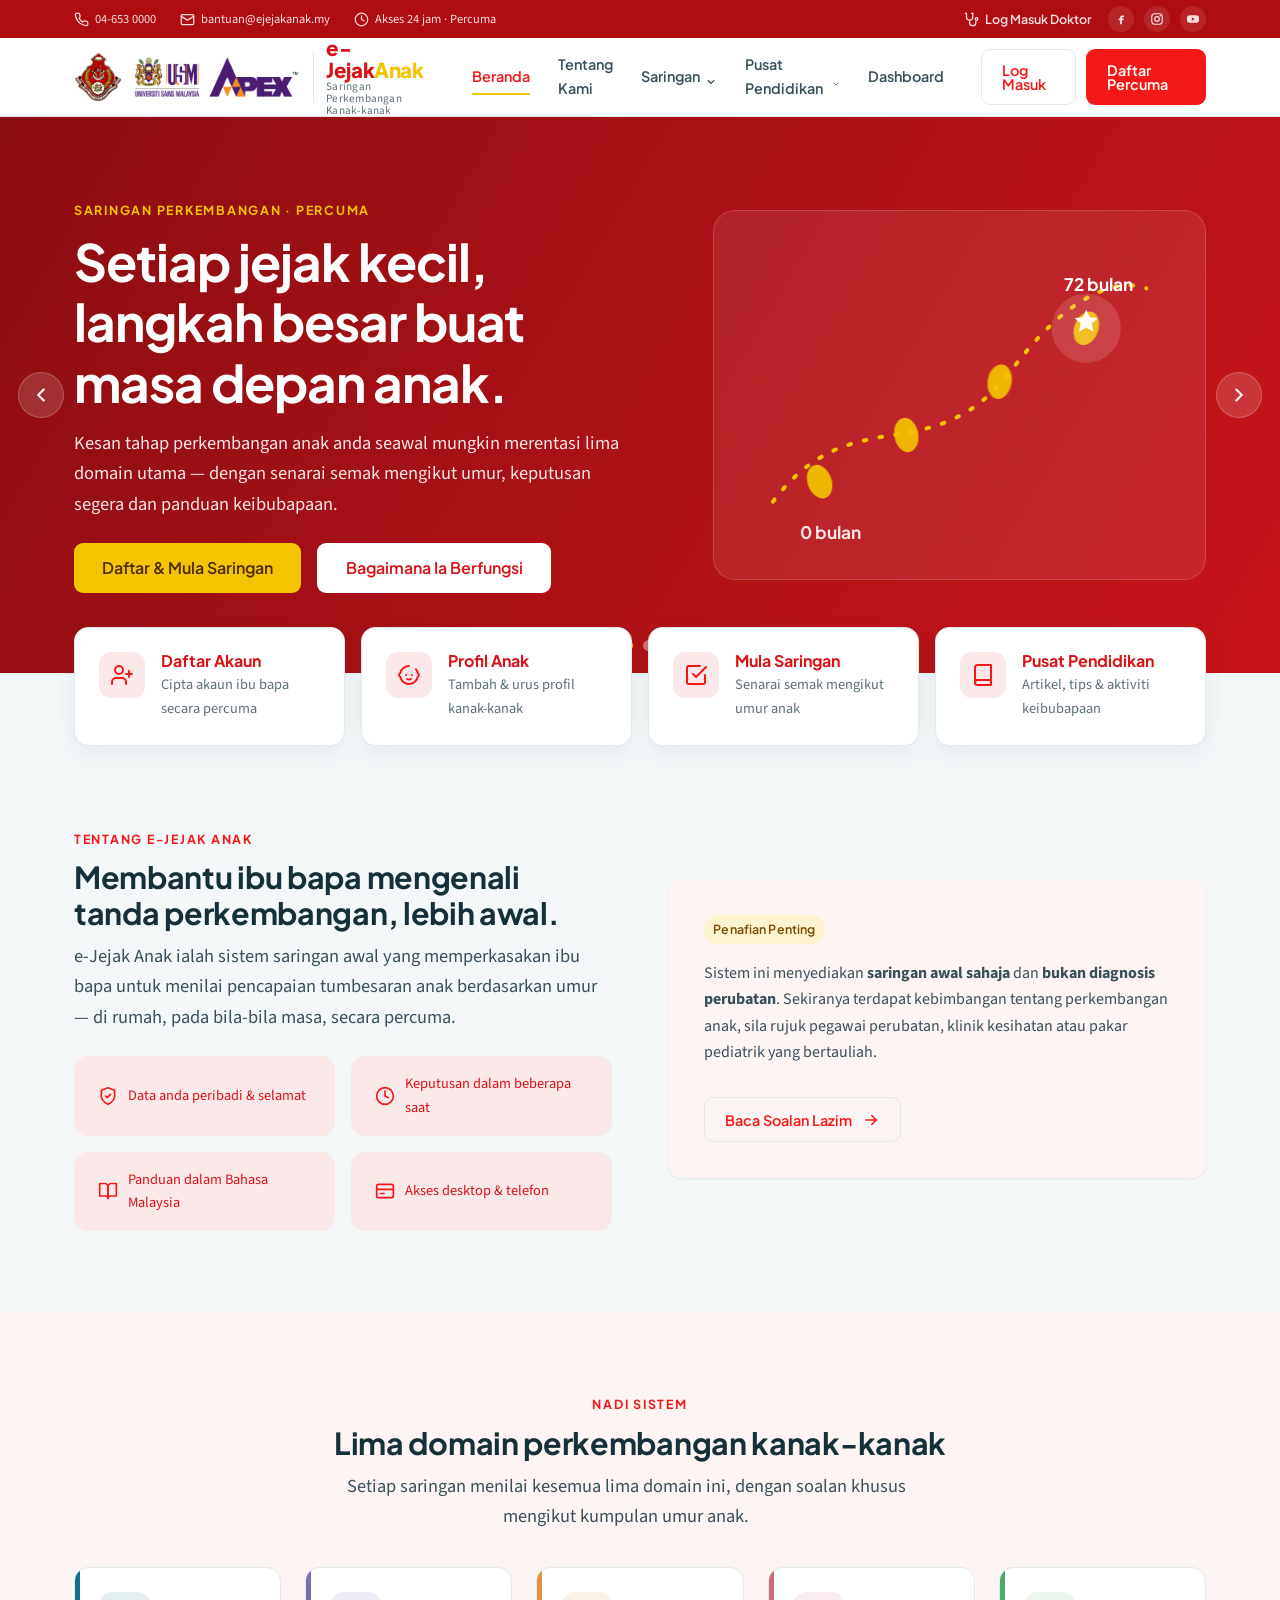
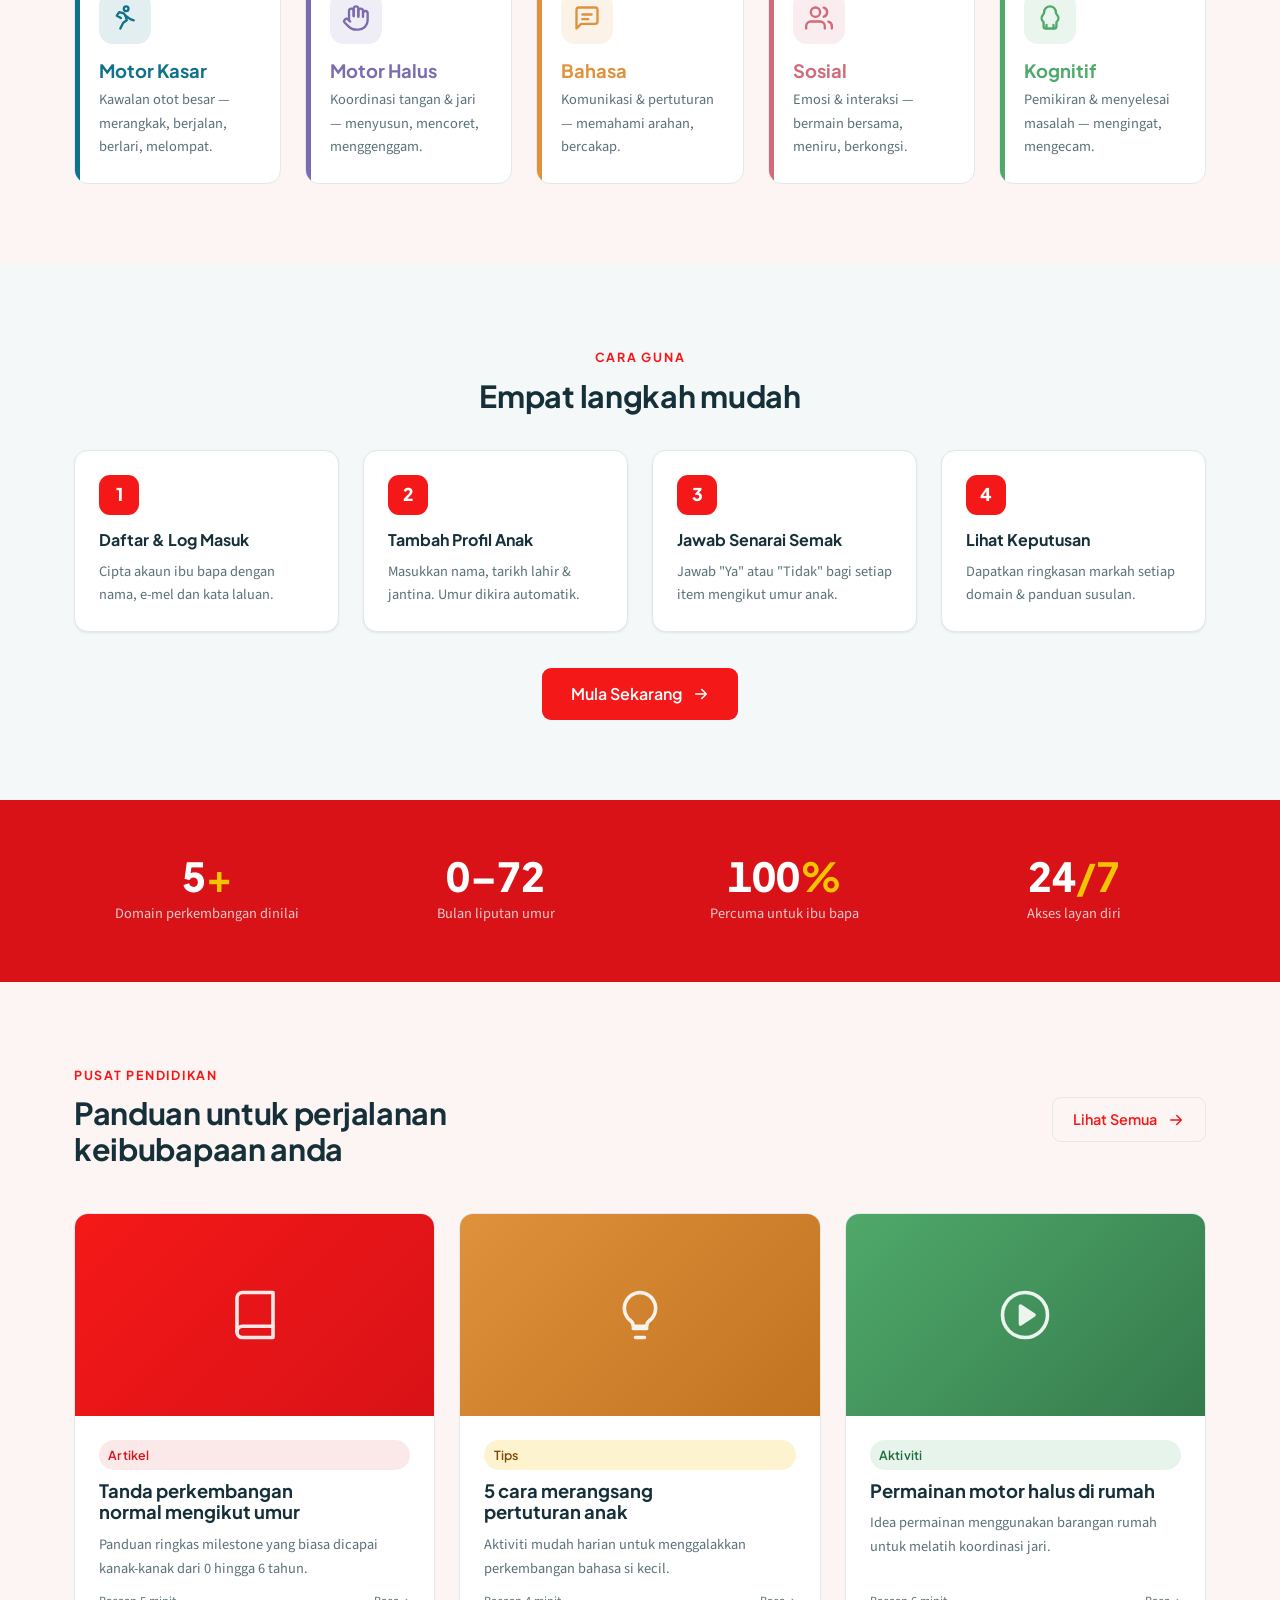
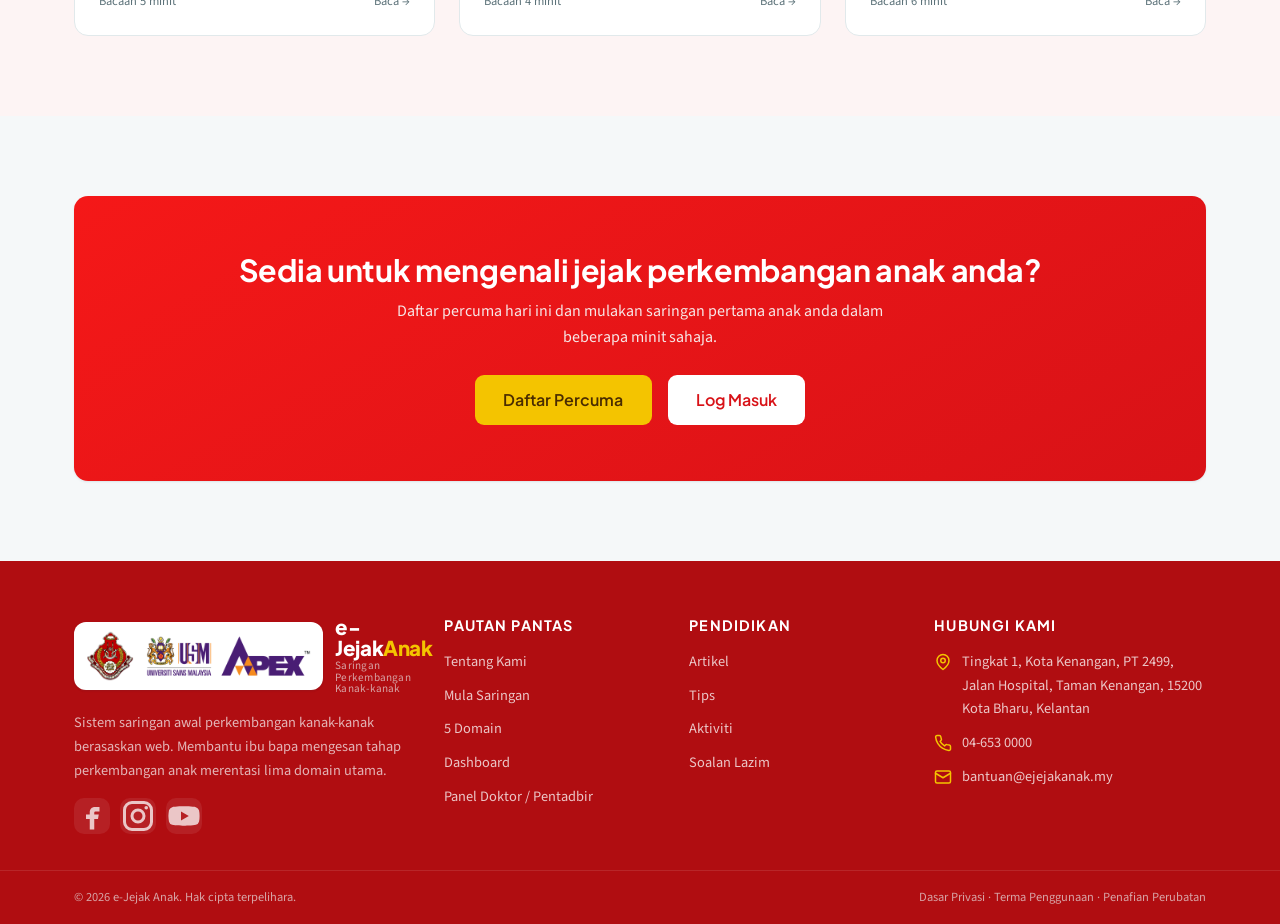
<file: index.html>
<!doctype html>
<html lang="ms">
<head>
  <meta charset="utf-8">
  <meta name="viewport" content="width=device-width, initial-scale=1">
  <title>e-Jejak Anak — Saringan Awal Perkembangan Kanak-kanak</title>
  <meta name="description" content="Sistem saringan awal perkembangan kanak-kanak berasaskan web. Bantu ibu bapa mengesan perkembangan anak merentasi 5 domain utama.">
  <link rel="preconnect" href="https://fonts.googleapis.com">
  <link rel="preconnect" href="https://fonts.gstatic.com" crossorigin>
  <link href="https://fonts.googleapis.com/css2?family=Plus+Jakarta+Sans:wght@500;600;700;800&family=Source+Sans+3:wght@400;500;600&display=swap" rel="stylesheet">
  <link rel="stylesheet" href="assets/css/style.css?v=20260805b">
</head>
<body data-page="beranda">
  <!-- HEADER disuntik oleh main.js (ubah menu dalam SITE) -->
  <div id="site-header"></div>

  <!-- ============ HERO CAROUSEL ============ -->
  <header class="hero" data-carousel aria-roledescription="carousel" aria-label="Sorotan e-Jejak Anak">
    <div class="slides">

      <section class="slide is-active">
        <div class="slide__bg" style="background:linear-gradient(120deg,#8A0D11,#B31217 60%,#C81419)"></div>
        <div class="slide__inner">
          <div class="slide__copy">
            <span class="eyebrow">Saringan Perkembangan · Percuma</span>
            <h1>Setiap jejak kecil, langkah besar buat masa depan anak.</h1>
            <p>Kesan tahap perkembangan anak anda seawal mungkin merentasi lima domain utama — dengan senarai semak mengikut umur, keputusan segera dan panduan keibubapaan.</p>
            <div class="slide__actions">
              <a class="btn btn--accent btn--lg" href="daftar.html" data-when="guest">Daftar &amp; Mula Saringan</a>
              <a class="btn btn--accent btn--lg" href="saringan.html" data-when="user" style="display:none">Mula Saringan</a>
              <a class="btn btn--light btn--lg" href="#cara">Bagaimana Ia Berfungsi</a>
            </div>
          </div>
          <div class="slide__art" aria-hidden="true">
            <svg viewBox="0 0 320 240" fill="none" xmlns="http://www.w3.org/2000/svg">
              <path d="M20 200 C 80 120, 140 180, 200 100 S 300 40, 300 40" stroke="#F4C400" stroke-width="3" stroke-dasharray="2 10" stroke-linecap="round"/>
              <g fill="#F4C400" opacity=".92">
                <ellipse cx="55" cy="185" rx="9" ry="13" transform="rotate(-20 55 185)"/>
                <ellipse cx="120" cy="150" rx="9" ry="13" transform="rotate(-10 120 150)"/>
                <ellipse cx="190" cy="110" rx="9" ry="13" transform="rotate(10 190 110)"/>
                <ellipse cx="255" cy="70" rx="9" ry="13" transform="rotate(20 255 70)"/>
              </g>
              <g fill="#fff" opacity=".95">
                <circle cx="255" cy="70" r="26" opacity=".14"/>
                <path d="M255 56l2.6 5.6 6.1.7-4.5 4.1 1.2 6-5.4-2.9-5.4 2.9 1.2-6-4.5-4.1 6.1-.7z"/>
              </g>
              <text x="40" y="228" fill="#F7E6E6" font-family="Plus Jakarta Sans" font-size="13" font-weight="700">0 bulan</text>
              <text x="238" y="42" fill="#fff" font-family="Plus Jakarta Sans" font-size="13" font-weight="700">72 bulan</text>
            </svg>
          </div>
        </div>
      </section>

      <section class="slide">
        <div class="slide__bg" style="background:linear-gradient(120deg,#5C070A,#8A0D11 55%,#B31217)"></div>
        <div class="slide__inner">
          <div class="slide__copy">
            <span class="eyebrow">5 Domain Perkembangan</span>
            <h2>Motor, bahasa, sosial &amp; kognitif — dalam satu saringan.</h2>
            <p>Senarai semak kami merangkumi Motor Kasar, Motor Halus, Bahasa, Sosial dan Kognitif, disesuaikan dengan umur sebenar anak anda dalam bulan.</p>
            <div class="slide__actions">
              <a class="btn btn--accent btn--lg" href="#domain">Lihat 5 Domain</a>
            </div>
          </div>
          <div class="slide__art" aria-hidden="true">
            <svg viewBox="0 0 320 240" xmlns="http://www.w3.org/2000/svg">
              <g font-family="Plus Jakarta Sans" font-weight="700">
                <rect x="20" y="30" width="130" height="52" rx="12" fill="#ffffff" opacity=".16"/>
                <rect x="170" y="60" width="130" height="52" rx="12" fill="#ffffff" opacity=".16"/>
                <rect x="20" y="100" width="130" height="52" rx="12" fill="#ffffff" opacity=".16"/>
                <rect x="170" y="130" width="130" height="52" rx="12" fill="#ffffff" opacity=".16"/>
                <rect x="95" y="170" width="130" height="52" rx="12" fill="#F4C400" opacity=".9"/>
                <text x="38" y="61" fill="#fff" font-size="14">Motor Kasar</text>
                <text x="188" y="91" fill="#fff" font-size="14">Bahasa</text>
                <text x="38" y="131" fill="#fff" font-size="14">Sosial</text>
                <text x="188" y="161" fill="#fff" font-size="14">Kognitif</text>
                <text x="113" y="201" fill="#4a2c00" font-size="14">Motor Halus</text>
              </g>
            </svg>
          </div>
        </div>
      </section>

      <section class="slide">
        <div class="slide__bg" style="background:linear-gradient(120deg,#5C070A,#A11418 55%,#8A0D11)"></div>
        <div class="slide__inner">
          <div class="slide__copy">
            <span class="eyebrow">Intervensi Awal</span>
            <h2>Kesan awal. Bertindak awal. Beri anak permulaan terbaik.</h2>
            <p>Kesedaran tentang tanda perkembangan membolehkan ibu bapa mendapatkan nasihat profesional lebih awal apabila diperlukan.</p>
            <div class="slide__actions">
              <a class="btn btn--accent btn--lg" href="pendidikan.html">Pusat Pendidikan</a>
            </div>
          </div>
          <div class="slide__art" aria-hidden="true">
            <svg viewBox="0 0 320 240" fill="none" xmlns="http://www.w3.org/2000/svg">
              <circle cx="160" cy="120" r="82" stroke="#fff" stroke-width="2" opacity=".25"/>
              <circle cx="160" cy="120" r="82" stroke="#F4C400" stroke-width="8" stroke-linecap="round" stroke-dasharray="360 515" transform="rotate(-90 160 120)"/>
              <text x="160" y="118" fill="#fff" font-family="Plus Jakarta Sans" font-size="42" font-weight="800" text-anchor="middle">85%</text>
              <text x="160" y="146" fill="#F7E6E6" font-family="Source Sans 3" font-size="14" text-anchor="middle">kemahiran dicapai</text>
            </svg>
          </div>
        </div>
      </section>

    </div>
    <button class="carousel-arrow prev" aria-label="Slaid sebelum"><svg viewBox="0 0 24 24" fill="none" stroke="currentColor" stroke-width="2.2" stroke-linecap="round"><path d="m15 18-6-6 6-6"/></svg></button>
    <button class="carousel-arrow next" aria-label="Slaid seterusnya"><svg viewBox="0 0 24 24" fill="none" stroke="currentColor" stroke-width="2.2" stroke-linecap="round"><path d="m9 18 6-6-6-6"/></svg></button>
    <div class="carousel-dots" role="tablist" aria-label="Pemilih slaid"></div>
  </header>

  <!-- ============ QUICK ACCESS ============ -->
  <section class="quicknav">
    <div class="container">
      <div class="grid grid-4">
        <a class="quick-card" href="daftar.html">
          <span class="qc-ico"><svg viewBox="0 0 24 24" fill="none" stroke="currentColor" stroke-width="2" stroke-linecap="round" stroke-linejoin="round"><path d="M16 21v-2a4 4 0 0 0-4-4H6a4 4 0 0 0-4 4v2"/><circle cx="9" cy="7" r="4"/><path d="M19 8v6M22 11h-6"/></svg></span>
          <div><h3>Daftar Akaun</h3><p>Cipta akaun ibu bapa secara percuma</p></div>
        </a>
        <a class="quick-card" href="dashboard.html">
          <span class="qc-ico"><svg viewBox="0 0 24 24" fill="none" stroke="currentColor" stroke-width="2" stroke-linecap="round" stroke-linejoin="round"><path d="M9 12h.01M15 12h.01M10 16c.5.3 1.2.5 2 .5s1.5-.2 2-.5"/><path d="M19 6.3a9 9 0 0 1 1.8 3.9 2 2 0 0 1 0 3.6 9 9 0 0 1-17.6 0 2 2 0 0 1 0-3.6A9 9 0 0 1 12 3"/></svg></span>
          <div><h3>Profil Anak</h3><p>Tambah &amp; urus profil kanak-kanak</p></div>
        </a>
        <a class="quick-card" href="saringan.html">
          <span class="qc-ico"><svg viewBox="0 0 24 24" fill="none" stroke="currentColor" stroke-width="2" stroke-linecap="round" stroke-linejoin="round"><path d="M9 11l3 3L22 4"/><path d="M21 12v7a2 2 0 0 1-2 2H5a2 2 0 0 1-2-2V5a2 2 0 0 1 2-2h11"/></svg></span>
          <div><h3>Mula Saringan</h3><p>Senarai semak mengikut umur anak</p></div>
        </a>
        <a class="quick-card" href="pendidikan.html">
          <span class="qc-ico"><svg viewBox="0 0 24 24" fill="none" stroke="currentColor" stroke-width="2" stroke-linecap="round" stroke-linejoin="round"><path d="M4 19.5A2.5 2.5 0 0 1 6.5 17H20"/><path d="M6.5 2H20v20H6.5A2.5 2.5 0 0 1 4 19.5v-15A2.5 2.5 0 0 1 6.5 2z"/></svg></span>
          <div><h3>Pusat Pendidikan</h3><p>Artikel, tips &amp; aktiviti keibubapaan</p></div>
        </a>
      </div>
    </div>
  </section>

  <!-- ============ TENTANG ============ -->
  <section class="section" id="tentang">
    <div class="container">
      <div class="grid grid-2" style="align-items:center; gap:var(--sp-6)">
        <div>
          <span class="eyebrow">Tentang e-Jejak Anak</span>
          <h2>Membantu ibu bapa mengenali tanda perkembangan, lebih awal.</h2>
          <p class="lead">e-Jejak Anak ialah sistem saringan awal yang memperkasakan ibu bapa untuk menilai pencapaian tumbesaran anak berdasarkan umur — di rumah, pada bila-bila masa, secara percuma.</p>
          <div class="grid grid-2 mt-4" style="gap:var(--sp-3)">
            <div class="notice"><svg viewBox="0 0 24 24" fill="none" stroke="currentColor" stroke-width="2" stroke-linecap="round" stroke-linejoin="round"><path d="M12 22s8-4 8-10V5l-8-3-8 3v7c0 6 8 10 8 10Z"/><path d="m9 12 2 2 4-4"/></svg> Data anda peribadi &amp; selamat</div>
            <div class="notice"><svg viewBox="0 0 24 24" fill="none" stroke="currentColor" stroke-width="2" stroke-linecap="round" stroke-linejoin="round"><circle cx="12" cy="12" r="10"/><path d="M12 6v6l4 2"/></svg> Keputusan dalam beberapa saat</div>
            <div class="notice"><svg viewBox="0 0 24 24" fill="none" stroke="currentColor" stroke-width="2" stroke-linecap="round" stroke-linejoin="round"><path d="M2 3h6a4 4 0 0 1 4 4v14a3 3 0 0 0-3-3H2z"/><path d="M22 3h-6a4 4 0 0 0-4 4v14a3 3 0 0 1 3-3h7z"/></svg> Panduan dalam Bahasa Malaysia</div>
            <div class="notice"><svg viewBox="0 0 24 24" fill="none" stroke="currentColor" stroke-width="2" stroke-linecap="round" stroke-linejoin="round"><rect x="2" y="4" width="20" height="16" rx="2"/><path d="M2 10h20M7 15h4"/></svg> Akses desktop &amp; telefon</div>
          </div>
        </div>
        <div class="card" style="background:var(--brand-tint); border:0; padding:var(--sp-5)">
          <span class="chip chip--accent">Penafian Penting</span>
          <p class="mt-3" style="color:var(--ink-2)">Sistem ini menyediakan <strong>saringan awal sahaja</strong> dan <strong>bukan diagnosis perubatan</strong>. Sekiranya terdapat kebimbangan tentang perkembangan anak, sila rujuk pegawai perubatan, klinik kesihatan atau pakar pediatrik yang bertauliah.</p>
          <a class="btn btn--ghost mt-3" href="pendidikan.html#faq">Baca Soalan Lazim <svg class="ico" viewBox="0 0 24 24" fill="none" stroke="currentColor" stroke-width="2" stroke-linecap="round"><path d="M5 12h14M13 6l6 6-6 6"/></svg></a>
        </div>
      </div>
    </div>
  </section>

  <!-- ============ 5 DOMAIN ============ -->
  <section class="section section--soft" id="domain">
    <div class="container">
      <div class="section-head center">
        <span class="eyebrow">Nadi Sistem</span>
        <h2>Lima domain perkembangan kanak-kanak</h2>
        <p class="lead">Setiap saringan menilai kesemua lima domain ini, dengan soalan khusus mengikut kumpulan umur anak.</p>
      </div>
      <div class="grid grid-5">
        <div class="domain-card" style="--dc:var(--dom-motor-kasar)">
          <span class="domain-card__ico"><svg viewBox="0 0 24 24" fill="none" stroke="currentColor" stroke-width="2" stroke-linecap="round" stroke-linejoin="round"><circle cx="13" cy="4" r="2"/><path d="m8 21 2.5-5 3-2-1-4 4 3 3 1"/><path d="M8.5 12 5 10l2-3 4 1 2 3"/></svg></span>
          <h3>Motor Kasar</h3>
          <p>Kawalan otot besar — merangkak, berjalan, berlari, melompat.</p>
        </div>
        <div class="domain-card" style="--dc:var(--dom-motor-halus)">
          <span class="domain-card__ico"><svg viewBox="0 0 24 24" fill="none" stroke="currentColor" stroke-width="2" stroke-linecap="round" stroke-linejoin="round"><path d="M18 11V6a2 2 0 0 0-4 0v5"/><path d="M14 10V4a2 2 0 0 0-4 0v6"/><path d="M10 10.5V6a2 2 0 0 0-4 0v8"/><path d="M18 8a2 2 0 1 1 4 0v6a8 8 0 0 1-8 8h-2c-2.8 0-4.5-.86-5.99-2.34l-3.6-3.6a2 2 0 0 1 2.83-2.82L7 15"/></svg></span>
          <h3>Motor Halus</h3>
          <p>Koordinasi tangan &amp; jari — menyusun, mencoret, menggenggam.</p>
        </div>
        <div class="domain-card" style="--dc:var(--dom-bahasa)">
          <span class="domain-card__ico"><svg viewBox="0 0 24 24" fill="none" stroke="currentColor" stroke-width="2" stroke-linecap="round" stroke-linejoin="round"><path d="M21 15a2 2 0 0 1-2 2H7l-4 4V5a2 2 0 0 1 2-2h14a2 2 0 0 1 2 2z"/><path d="M8 9h8M8 13h5"/></svg></span>
          <h3>Bahasa</h3>
          <p>Komunikasi &amp; pertuturan — memahami arahan, bercakap.</p>
        </div>
        <div class="domain-card" style="--dc:var(--dom-sosial)">
          <span class="domain-card__ico"><svg viewBox="0 0 24 24" fill="none" stroke="currentColor" stroke-width="2" stroke-linecap="round" stroke-linejoin="round"><path d="M17 21v-2a4 4 0 0 0-4-4H5a4 4 0 0 0-4 4v2"/><circle cx="9" cy="7" r="4"/><path d="M23 21v-2a4 4 0 0 0-3-3.87M16 3.13a4 4 0 0 1 0 7.75"/></svg></span>
          <h3>Sosial</h3>
          <p>Emosi &amp; interaksi — bermain bersama, meniru, berkongsi.</p>
        </div>
        <div class="domain-card" style="--dc:var(--dom-kognitif)">
          <span class="domain-card__ico"><svg viewBox="0 0 24 24" fill="none" stroke="currentColor" stroke-width="2" stroke-linecap="round" stroke-linejoin="round"><path d="M12 2a5 5 0 0 0-5 5c0 1.5-1 2-1.5 3a4 4 0 0 0 1 5.5V19a2 2 0 0 0 2 2h7a2 2 0 0 0 2-2v-3.5a4 4 0 0 0 1-5.5c-.5-1-1.5-1.5-1.5-3a5 5 0 0 0-5-5Z"/><path d="M9 21v-3M15 21v-3"/></svg></span>
          <h3>Kognitif</h3>
          <p>Pemikiran &amp; menyelesai masalah — mengingat, mengecam.</p>
        </div>
      </div>
    </div>
  </section>

  <!-- ============ CARA GUNA ============ -->
  <section class="section" id="cara">
    <div class="container">
      <div class="section-head center">
        <span class="eyebrow">Cara Guna</span>
        <h2>Empat langkah mudah</h2>
      </div>
      <div class="grid grid-4">
        <div class="step">
          <span class="step__num">1</span>
          <h3>Daftar &amp; Log Masuk</h3>
          <p>Cipta akaun ibu bapa dengan nama, e-mel dan kata laluan.</p>
        </div>
        <div class="step">
          <span class="step__num">2</span>
          <h3>Tambah Profil Anak</h3>
          <p>Masukkan nama, tarikh lahir &amp; jantina. Umur dikira automatik.</p>
        </div>
        <div class="step">
          <span class="step__num">3</span>
          <h3>Jawab Senarai Semak</h3>
          <p>Jawab "Ya" atau "Tidak" bagi setiap item mengikut umur anak.</p>
        </div>
        <div class="step">
          <span class="step__num">4</span>
          <h3>Lihat Keputusan</h3>
          <p>Dapatkan ringkasan markah setiap domain &amp; panduan susulan.</p>
        </div>
      </div>
      <div class="center mt-5">
        <a class="btn btn--lg" href="daftar.html" data-when="guest">Mula Sekarang <svg class="ico" viewBox="0 0 24 24" fill="none" stroke="currentColor" stroke-width="2" stroke-linecap="round"><path d="M5 12h14M13 6l6 6-6 6"/></svg></a>
        <a class="btn btn--lg" href="dashboard.html" data-when="user" style="display:none">Mula Sekarang <svg class="ico" viewBox="0 0 24 24" fill="none" stroke="currentColor" stroke-width="2" stroke-linecap="round"><path d="M5 12h14M13 6l6 6-6 6"/></svg></a>
      </div>
    </div>
  </section>

  <!-- ============ STATS BAND ============ -->
  <section class="section--tight section--brand">
    <div class="container">
      <div class="stats">
        <div><div class="stat__num tnum">5<b>+</b></div><div class="stat__label">Domain perkembangan dinilai</div></div>
        <div><div class="stat__num tnum">0–72</div><div class="stat__label">Bulan liputan umur</div></div>
        <div><div class="stat__num tnum">100<b>%</b></div><div class="stat__label">Percuma untuk ibu bapa</div></div>
        <div><div class="stat__num tnum">24<b>/7</b></div><div class="stat__label">Akses layan diri</div></div>
      </div>
    </div>
  </section>

  <!-- ============ PENDIDIKAN PREVIEW ============ -->
  <section class="section section--soft">
    <div class="container">
      <div class="flex items-center justify-between wrap gap-3" style="margin-bottom:var(--sp-5)">
        <div class="section-head" style="margin:0">
          <span class="eyebrow">Pusat Pendidikan</span>
          <h2>Panduan untuk perjalanan keibubapaan anda</h2>
        </div>
        <a class="btn btn--ghost" href="pendidikan.html">Lihat Semua <svg class="ico" viewBox="0 0 24 24" fill="none" stroke="currentColor" stroke-width="2" stroke-linecap="round"><path d="M5 12h14M13 6l6 6-6 6"/></svg></a>
      </div>
      <div class="grid grid-3">
        <a class="article-card" href="pendidikan.html#artikel">
          <div class="article-card__media"><svg viewBox="0 0 24 24" fill="none" stroke="currentColor" stroke-width="1.6" stroke-linecap="round" stroke-linejoin="round"><path d="M4 19.5A2.5 2.5 0 0 1 6.5 17H20"/><path d="M6.5 2H20v20H6.5A2.5 2.5 0 0 1 4 19.5v-15A2.5 2.5 0 0 1 6.5 2z"/></svg></div>
          <div class="article-card__body">
            <span class="chip">Artikel</span>
            <h3>Tanda perkembangan normal mengikut umur</h3>
            <p>Panduan ringkas milestone yang biasa dicapai kanak-kanak dari 0 hingga 6 tahun.</p>
            <div class="article-card__meta"><span>Bacaan 5 minit</span><span>Baca →</span></div>
          </div>
        </a>
        <a class="article-card" href="pendidikan.html#tips">
          <div class="article-card__media" style="background:linear-gradient(135deg,#E0913C,#c2731f)"><svg viewBox="0 0 24 24" fill="none" stroke="currentColor" stroke-width="1.6" stroke-linecap="round" stroke-linejoin="round"><path d="M9 18h6M10 22h4"/><path d="M12 2a7 7 0 0 0-4 12.7c.6.5 1 1.3 1 2.3h6c0-1 .4-1.8 1-2.3A7 7 0 0 0 12 2Z"/></svg></div>
          <div class="article-card__body">
            <span class="chip chip--accent">Tips</span>
            <h3>5 cara merangsang pertuturan anak</h3>
            <p>Aktiviti mudah harian untuk menggalakkan perkembangan bahasa si kecil.</p>
            <div class="article-card__meta"><span>Bacaan 4 minit</span><span>Baca →</span></div>
          </div>
        </a>
        <a class="article-card" href="pendidikan.html#aktiviti">
          <div class="article-card__media" style="background:linear-gradient(135deg,#4FA96A,#357a4c)"><svg viewBox="0 0 24 24" fill="none" stroke="currentColor" stroke-width="1.6" stroke-linecap="round" stroke-linejoin="round"><circle cx="12" cy="12" r="10"/><path d="m10 8 6 4-6 4z" fill="currentColor"/></svg></div>
          <div class="article-card__body">
            <span class="chip chip--ok">Aktiviti</span>
            <h3>Permainan motor halus di rumah</h3>
            <p>Idea permainan menggunakan barangan rumah untuk melatih koordinasi jari.</p>
            <div class="article-card__meta"><span>Bacaan 6 minit</span><span>Baca →</span></div>
          </div>
        </a>
      </div>
    </div>
  </section>

  <!-- ============ CTA ============ -->
  <section class="section">
    <div class="container">
      <div class="card" style="background:linear-gradient(150deg,var(--brand),var(--brand-dark)); border:0; color:#fff; text-align:center; padding:var(--sp-6)">
        <h2 style="color:#fff">Sedia untuk mengenali jejak perkembangan anak anda?</h2>
        <p style="color:#F7E6E6; margin-inline:auto">Daftar percuma hari ini dan mulakan saringan pertama anak anda dalam beberapa minit sahaja.</p>
        <div class="flex gap-3 mt-4" style="justify-content:center; flex-wrap:wrap">
          <a class="btn btn--accent btn--lg" href="daftar.html" data-when="guest">Daftar Percuma</a>
          <a class="btn btn--light btn--lg" href="login.html" data-when="guest">Log Masuk</a>
          <a class="btn btn--accent btn--lg" href="saringan.html" data-when="user" style="display:none">Mula Saringan</a>
          <a class="btn btn--light btn--lg" href="dashboard.html" data-when="user" style="display:none">Ke Dashboard</a>
        </div>
      </div>
    </div>
  </section>

  <!-- FOOTER disuntik oleh main.js -->
  <div id="site-footer"></div>

  <script src="assets/js/main.js?v=20260805a"></script>
</body>
</html>
</file>
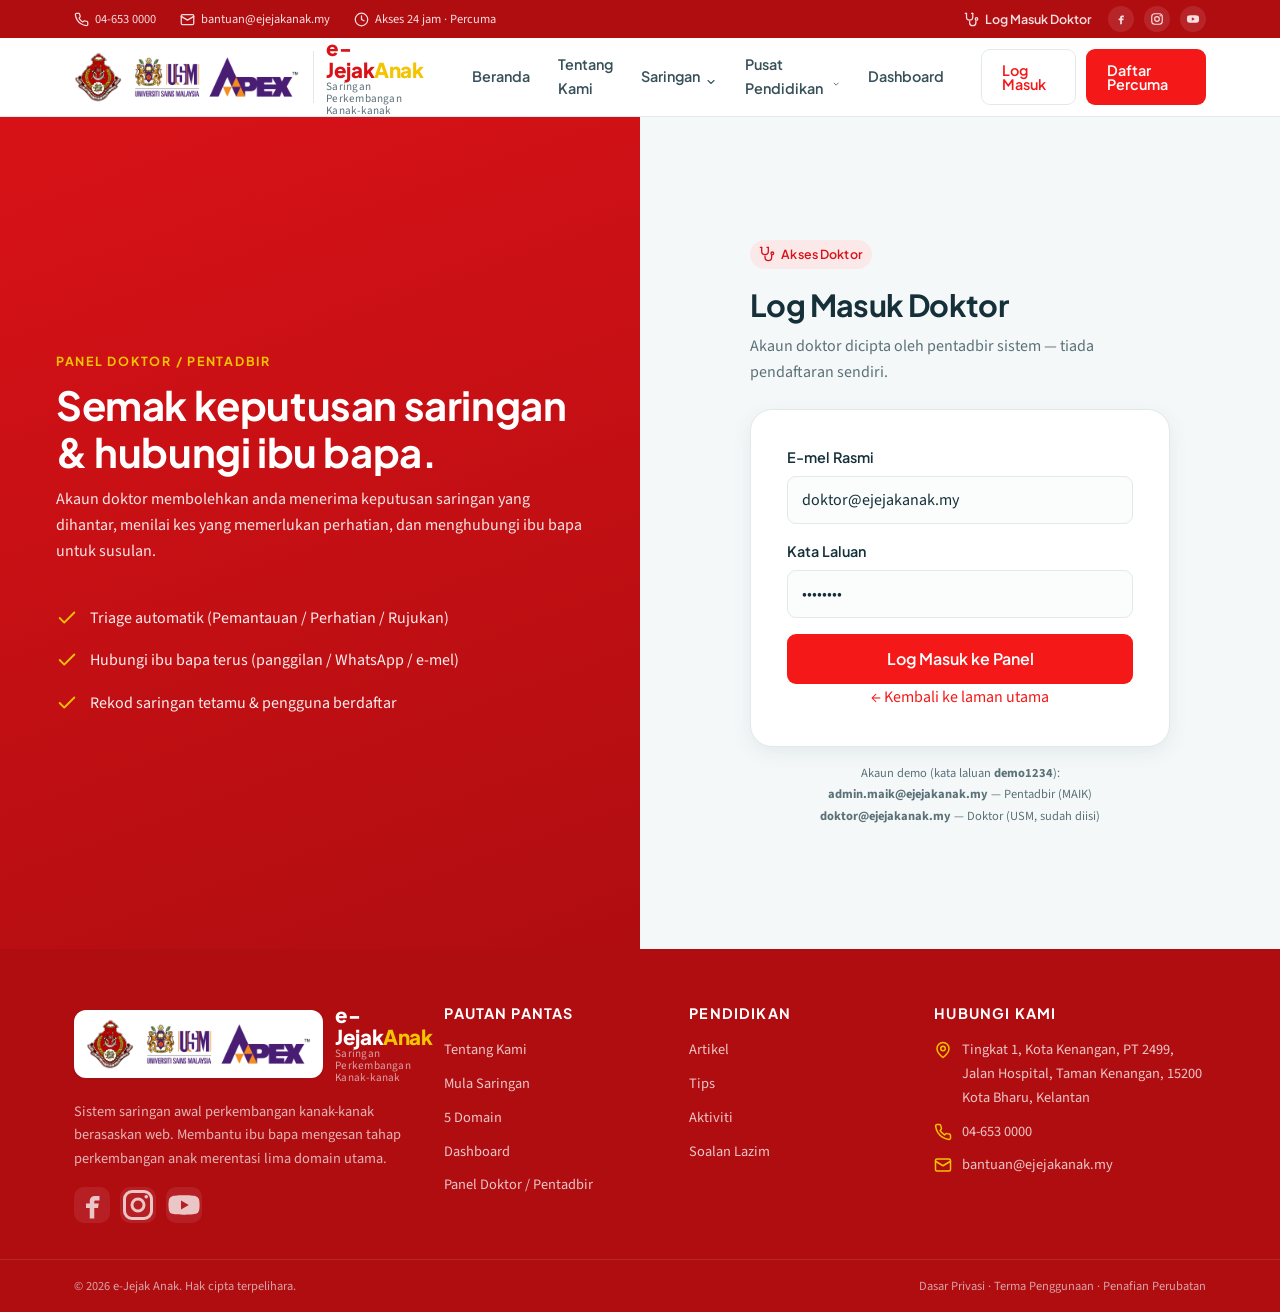
<file: admin-login.html>
<!doctype html>
<html lang="ms">
<head>
  <meta charset="utf-8">
  <meta name="viewport" content="width=device-width, initial-scale=1">
  <title>Log Masuk Doktor — e-Jejak Anak</title>
  <meta name="description" content="Log masuk panel doktor / pentadbir e-Jejak Anak.">
  <link rel="preconnect" href="https://fonts.googleapis.com">
  <link rel="preconnect" href="https://fonts.gstatic.com" crossorigin>
  <link href="https://fonts.googleapis.com/css2?family=Plus+Jakarta+Sans:wght@500;600;700;800&family=Source+Sans+3:wght@400;500;600&display=swap" rel="stylesheet">
  <link rel="stylesheet" href="assets/css/style.css?v=20260805b">
</head>
<body data-page="admin-login">
  <div id="site-header"></div>

  <main class="auth-wrap">
    <aside class="auth-aside" style="background:linear-gradient(160deg,var(--brand-dark),var(--brand-deep))">
      <span class="eyebrow" style="color:var(--accent)">Panel Doktor / Pentadbir</span>
      <p class="auth-aside__title">Semak keputusan saringan &amp; hubungi ibu bapa.</p>
      <p>Akaun doktor membolehkan anda menerima keputusan saringan yang dihantar, menilai kes yang memerlukan perhatian, dan menghubungi ibu bapa untuk susulan.</p>
      <ul>
        <li><svg viewBox="0 0 24 24" fill="none" stroke="currentColor" stroke-width="2" stroke-linecap="round" stroke-linejoin="round"><path d="M20 6 9 17l-5-5"/></svg> Triage automatik (Pemantauan / Perhatian / Rujukan)</li>
        <li><svg viewBox="0 0 24 24" fill="none" stroke="currentColor" stroke-width="2" stroke-linecap="round" stroke-linejoin="round"><path d="M20 6 9 17l-5-5"/></svg> Hubungi ibu bapa terus (panggilan / WhatsApp / e-mel)</li>
        <li><svg viewBox="0 0 24 24" fill="none" stroke="currentColor" stroke-width="2" stroke-linecap="round" stroke-linejoin="round"><path d="M20 6 9 17l-5-5"/></svg> Rekod saringan tetamu &amp; pengguna berdaftar</li>
      </ul>
    </aside>

    <div class="auth-main">
      <div class="auth-card">
        <span class="chip"><svg viewBox="0 0 24 24" fill="none" stroke="currentColor" stroke-width="2" stroke-linecap="round" stroke-linejoin="round" style="width:16px;height:16px"><path d="M4 2v6a5 5 0 0 0 10 0V2"/><path d="M4 2H2M14 2h-2M9 15v2a5 5 0 0 0 10 0v-3"/><circle cx="20" cy="11" r="2"/></svg> Akses Doktor</span>
        <h1 class="mt-3" style="font-size:var(--fs-xl)">Log Masuk Doktor</h1>
        <p class="muted">Akaun doktor dicipta oleh pentadbir sistem — tiada pendaftaran sendiri.</p>
        <form class="form-card mt-4" id="admin-login-form">
          <div class="notice notice--warn" id="admin-msg" style="display:none; margin-bottom:var(--sp-3)"><svg viewBox="0 0 24 24" fill="none" stroke="currentColor" stroke-width="2" stroke-linecap="round" stroke-linejoin="round"><path d="M10.3 3.9 1.8 18a2 2 0 0 0 1.7 3h17a2 2 0 0 0 1.7-3L13.7 3.9a2 2 0 0 0-3.4 0Z"/><path d="M12 9v4M12 17h.01"/></svg><span></span></div>
          <div class="field">
            <label for="admin-email">E-mel Rasmi</label>
            <input class="input" type="email" id="admin-email" placeholder="doktor@klinik.gov.my" value="doktor@ejejakanak.my" required>
          </div>
          <div class="field">
            <label for="admin-pass">Kata Laluan</label>
            <input class="input" type="password" id="admin-pass" placeholder="••••••••" value="demo1234" required>
          </div>
          <button class="btn btn--block btn--lg" type="submit">Log Masuk ke Panel</button>
          <p class="center muted mt-3" style="margin:0"><a href="index.html">← Kembali ke laman utama</a></p>
        </form>
        <div class="muted center mt-3" style="font-size:var(--fs-xs); line-height:1.7">Akaun demo (kata laluan <strong>demo1234</strong>):<br>
          <strong>admin.maik@ejejakanak.my</strong> — Pentadbir (MAIK)<br>
          <strong>doktor@ejejakanak.my</strong> — Doktor (USM, sudah diisi)</div>
      </div>
    </div>
  </main>

  <div id="site-footer"></div>
  <script src="assets/js/main.js?v=20260805a"></script>
</body>
</html>
</file>
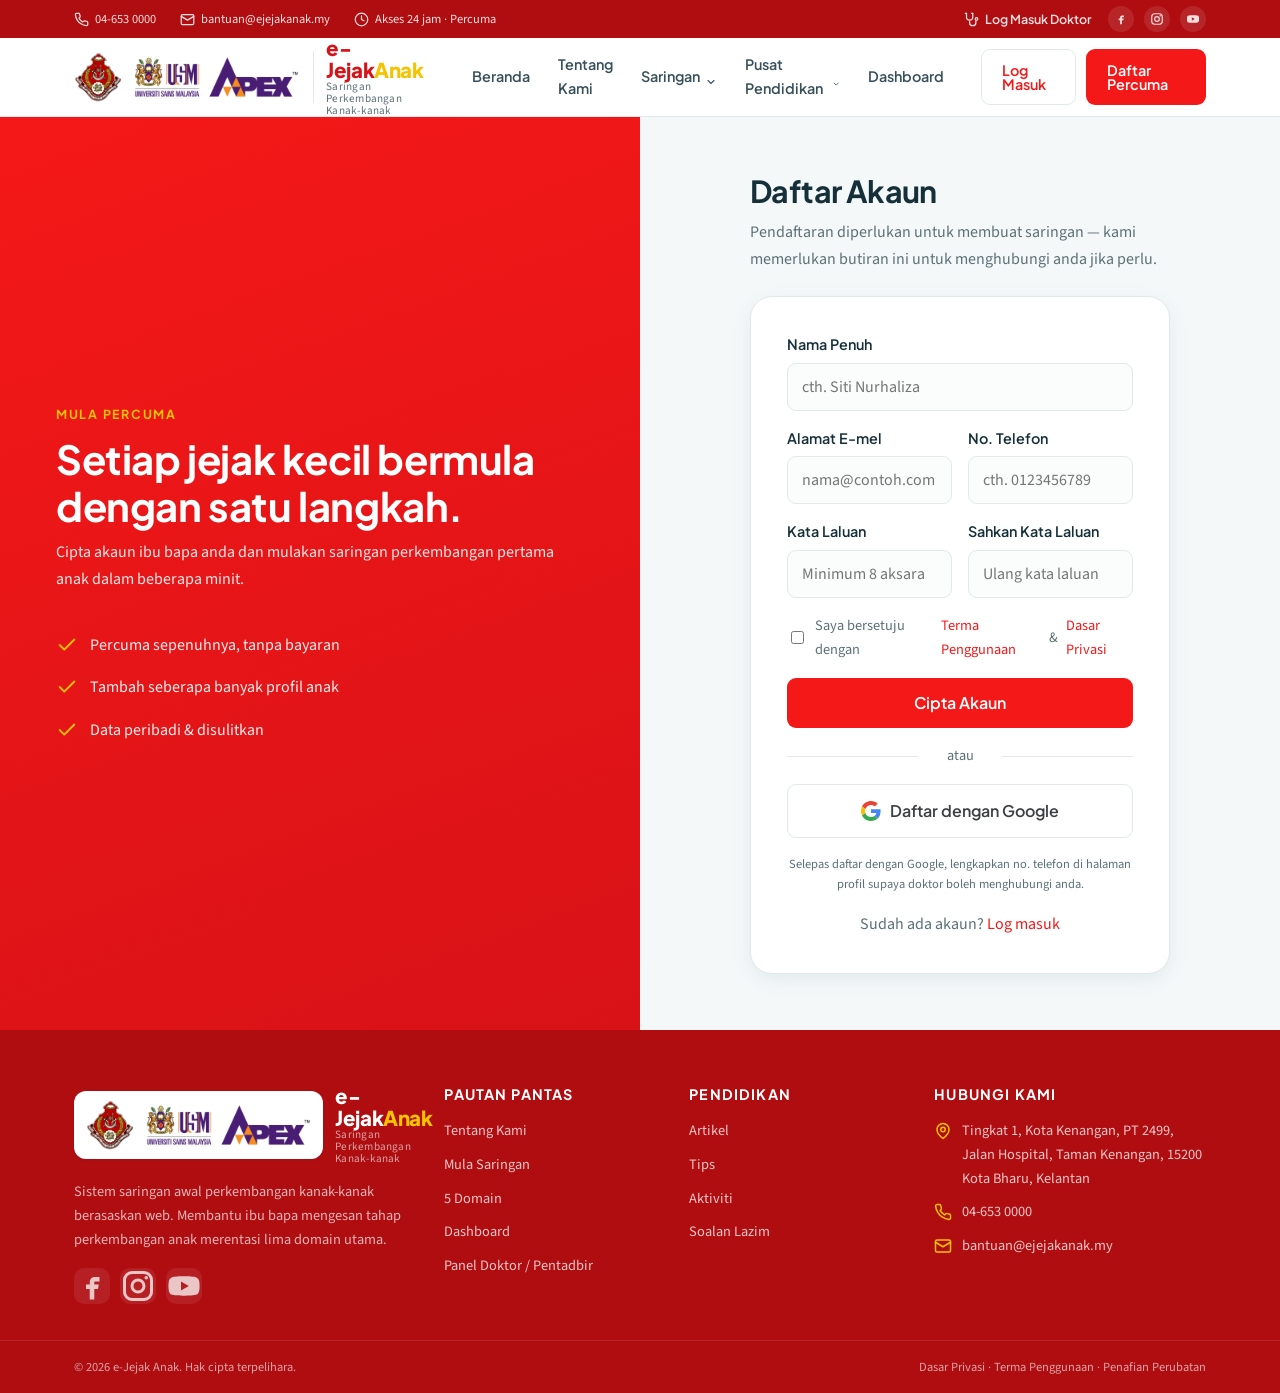
<file: daftar.html>
<!doctype html>
<html lang="ms">
<head>
  <meta charset="utf-8">
  <meta name="viewport" content="width=device-width, initial-scale=1">
  <title>Daftar Akaun — e-Jejak Anak</title>
  <meta name="description" content="Daftar akaun ibu bapa e-Jejak Anak secara percuma.">
  <link rel="preconnect" href="https://fonts.googleapis.com">
  <link rel="preconnect" href="https://fonts.gstatic.com" crossorigin>
  <link href="https://fonts.googleapis.com/css2?family=Plus+Jakarta+Sans:wght@500;600;700;800&family=Source+Sans+3:wght@400;500;600&display=swap" rel="stylesheet">
  <link rel="stylesheet" href="assets/css/style.css?v=20260805b">
</head>
<body data-page="daftar">
  <div id="site-header"></div>

  <main class="auth-wrap">
    <aside class="auth-aside">
      <span class="eyebrow" style="color:var(--accent)">Mula Percuma</span>
      <p class="auth-aside__title">Setiap jejak kecil bermula dengan satu langkah.</p>
      <p>Cipta akaun ibu bapa anda dan mulakan saringan perkembangan pertama anak dalam beberapa minit.</p>
      <ul>
        <li><svg viewBox="0 0 24 24" fill="none" stroke="currentColor" stroke-width="2" stroke-linecap="round" stroke-linejoin="round"><path d="M20 6 9 17l-5-5"/></svg> Percuma sepenuhnya, tanpa bayaran</li>
        <li><svg viewBox="0 0 24 24" fill="none" stroke="currentColor" stroke-width="2" stroke-linecap="round" stroke-linejoin="round"><path d="M20 6 9 17l-5-5"/></svg> Tambah seberapa banyak profil anak</li>
        <li><svg viewBox="0 0 24 24" fill="none" stroke="currentColor" stroke-width="2" stroke-linecap="round" stroke-linejoin="round"><path d="M20 6 9 17l-5-5"/></svg> Data peribadi &amp; disulitkan</li>
      </ul>
    </aside>

    <div class="auth-main">
      <div class="auth-card">
        <h1 style="font-size:var(--fs-xl)">Daftar Akaun</h1>
        <p class="muted">Pendaftaran diperlukan untuk membuat saringan — kami memerlukan butiran ini untuk menghubungi anda jika perlu.</p>
        <form class="form-card mt-4" id="register-form">
          <div class="notice notice--warn" id="reg-msg" style="display:none; margin-bottom:var(--sp-3)"><svg viewBox="0 0 24 24" fill="none" stroke="currentColor" stroke-width="2" stroke-linecap="round" stroke-linejoin="round"><path d="M10.3 3.9 1.8 18a2 2 0 0 0 1.7 3h17a2 2 0 0 0 1.7-3L13.7 3.9a2 2 0 0 0-3.4 0Z"/><path d="M12 9v4M12 17h.01"/></svg><span></span></div>
          <div class="field">
            <label for="reg-name">Nama Penuh</label>
            <input class="input" type="text" id="reg-name" placeholder="cth. Siti Nurhaliza" required>
          </div>
          <div class="field-row">
            <div class="field">
              <label for="reg-email">Alamat E-mel</label>
              <input class="input" type="email" id="reg-email" placeholder="nama@contoh.com" required>
            </div>
            <div class="field">
              <label for="reg-phone">No. Telefon</label>
              <input class="input" type="tel" id="reg-phone" placeholder="cth. 0123456789" required>
            </div>
          </div>
          <div class="field-row">
            <div class="field">
              <label for="reg-pass">Kata Laluan</label>
              <input class="input" type="password" id="reg-pass" placeholder="Minimum 8 aksara" minlength="8" required>
            </div>
            <div class="field">
              <label for="reg-pass2">Sahkan Kata Laluan</label>
              <input class="input" type="password" id="reg-pass2" placeholder="Ulang kata laluan" minlength="8" required>
            </div>
          </div>
          <label class="checkbox" style="margin-bottom:var(--sp-3)"><input type="checkbox" required> Saya bersetuju dengan <a href="#">Terma Penggunaan</a> &amp; <a href="#">Dasar Privasi</a></label>
          <button class="btn btn--block btn--lg" type="submit">Cipta Akaun</button>
          <div class="divider-or">atau</div>
          <button class="btn btn--google btn--block btn--lg" type="button" id="google-login">
            <svg class="g-logo" viewBox="0 0 48 48" aria-hidden="true"><path fill="#EA4335" d="M24 9.5c3.54 0 6.71 1.22 9.21 3.6l6.85-6.85C35.9 2.38 30.47 0 24 0 14.62 0 6.51 5.38 2.56 13.22l7.98 6.19C12.43 13.72 17.74 9.5 24 9.5z"/><path fill="#4285F4" d="M46.98 24.55c0-1.57-.15-3.09-.38-4.55H24v9.02h12.94c-.58 2.96-2.26 5.48-4.78 7.18l7.73 6c4.51-4.18 7.09-10.36 7.09-17.65z"/><path fill="#FBBC05" d="M10.53 28.59c-.48-1.45-.76-2.99-.76-4.59s.27-3.14.76-4.59l-7.98-6.19C.92 16.46 0 20.12 0 24c0 3.88.92 7.54 2.56 10.78l7.97-6.19z"/><path fill="#34A853" d="M24 48c6.48 0 11.93-2.13 15.89-5.81l-7.73-6c-2.15 1.45-4.92 2.3-8.16 2.3-6.26 0-11.57-4.22-13.47-9.91l-7.98 6.19C6.51 42.62 14.62 48 24 48z"/></svg>
            Daftar dengan Google
          </button>
          <p class="g-note">Selepas daftar dengan Google, lengkapkan no. telefon di halaman profil supaya doktor boleh menghubungi anda.</p>
          <p class="center muted" style="margin:var(--sp-3) 0 0">Sudah ada akaun? <a href="login.html">Log masuk</a></p>
        </form>
      </div>
    </div>
  </main>

  <div id="site-footer"></div>
  <script src="assets/js/main.js?v=20260805a"></script>
</body>
</html>
</file>
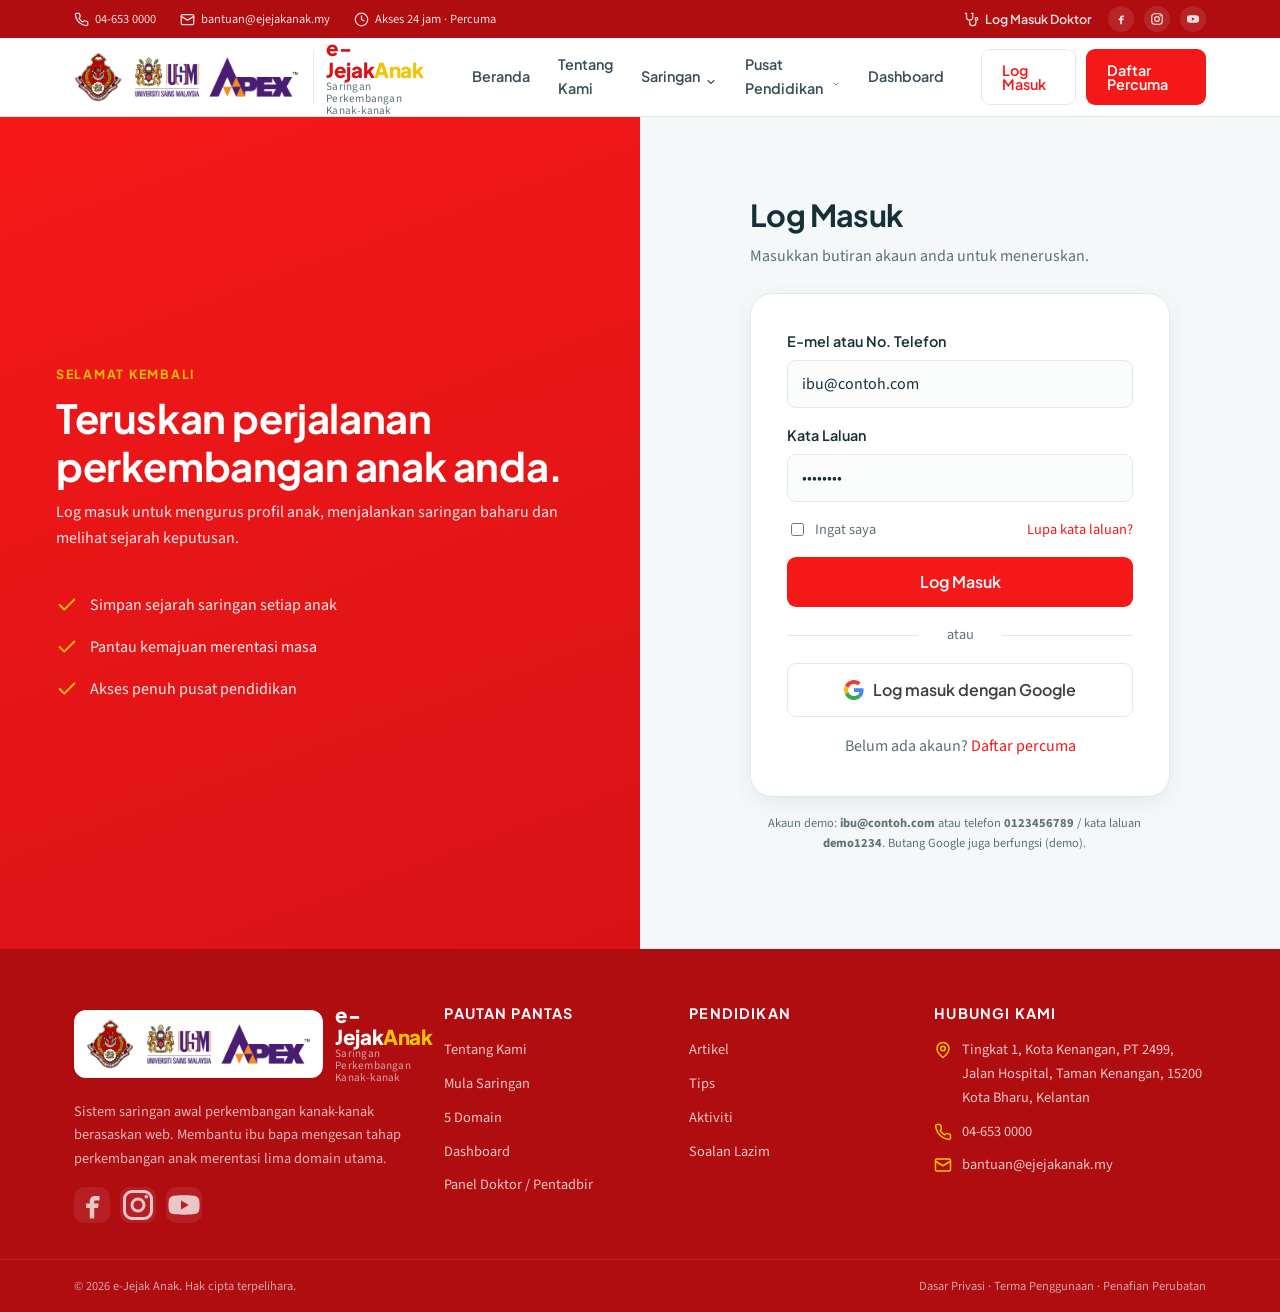
<file: dashboard.html>
<!doctype html>
<html lang="ms">
<head>
  <meta charset="utf-8">
  <meta name="viewport" content="width=device-width, initial-scale=1">
  <title>Dashboard — e-Jejak Anak</title>
  <meta name="description" content="Dashboard ibu bapa: urus profil anak dan saringan.">
  <link rel="preconnect" href="https://fonts.googleapis.com">
  <link rel="preconnect" href="https://fonts.gstatic.com" crossorigin>
  <link href="https://fonts.googleapis.com/css2?family=Plus+Jakarta+Sans:wght@500;600;700;800&family=Source+Sans+3:wght@400;500;600&display=swap" rel="stylesheet">
  <link rel="stylesheet" href="assets/css/style.css?v=20260805b">
</head>
<body data-page="dashboard" data-auth="parent">
  <div id="site-header"></div>

  <header class="page-head">
    <div class="container">
      <nav class="breadcrumb"><a href="index.html">Beranda</a> / <span>Dashboard</span></nav>
      <h1>Selamat kembali, <span data-user-name>Ibu Bapa</span> 👋</h1>
      <p>Urus profil anak anda dan mulakan saringan perkembangan baharu.</p>
    </div>
  </header>

  <main class="section">
    <div class="container">

      <!-- Ringkasan (dikira dari data akaun) -->
      <div class="grid grid-3" style="margin-bottom:var(--sp-5)">
        <div class="card"><div class="mini-stat"><b class="tnum" id="st-children">0</b><span>Profil anak</span></div></div>
        <div class="card"><div class="mini-stat"><b class="tnum" id="st-screenings">0</b><span>Saringan selesai</span></div></div>
        <div class="card"><div class="mini-stat"><b class="tnum" id="st-avg">0%</b><span>Purata kemahiran dicapai</span></div></div>
      </div>

      <div class="flex items-center justify-between wrap gap-3" style="margin-bottom:var(--sp-4)">
        <h2 style="margin:0">Profil Anak</h2>
      </div>

      <div class="notice mt-0" id="empty-hint" style="display:none; margin-bottom:var(--sp-4)">
        <svg viewBox="0 0 24 24" fill="none" stroke="currentColor" stroke-width="2" stroke-linecap="round" stroke-linejoin="round"><circle cx="12" cy="12" r="10"/><path d="M12 16v-4M12 8h.01"/></svg>
        <span>Anda belum menambah profil anak. Tambah anak dahulu untuk memulakan saringan.</span>
      </div>

      <!-- Kad anak dijana oleh main.js -->
      <div class="dash-grid" id="child-grid"></div>

      <!-- Borang tambah anak -->
      <div class="card mt-5" id="add-child-card" style="max-width:640px">
        <h3>Tambah Profil Anak</h3>
        <p class="muted" style="font-size:var(--fs-sm)">Umur dikira secara automatik daripada tarikh lahir.</p>
        <form id="add-child-form">
          <div class="field">
            <label for="cn">Nama Penuh Anak</label>
            <input class="input" id="cn" type="text" placeholder="cth. Aisyah binti Rahman" required>
          </div>
          <div class="field-row">
            <div class="field">
              <label for="dob">Tarikh Lahir</label>
              <input class="input" id="dob" type="date" required>
            </div>
            <div class="field">
              <label for="gender">Jantina</label>
              <select class="select" id="gender" required>
                <option value="">Pilih…</option>
                <option value="lelaki">Lelaki</option>
                <option value="perempuan">Perempuan</option>
              </select>
            </div>
          </div>
          <button class="btn" type="submit"><svg class="ico" viewBox="0 0 24 24" fill="none" stroke="currentColor" stroke-width="2" stroke-linecap="round"><path d="M12 5v14M5 12h14"/></svg> Simpan Profil</button>
        </form>
      </div>

    </div>
  </main>

  <div id="site-footer"></div>
  <script src="assets/js/main.js?v=20260805a"></script>
</body>
</html>
</file>
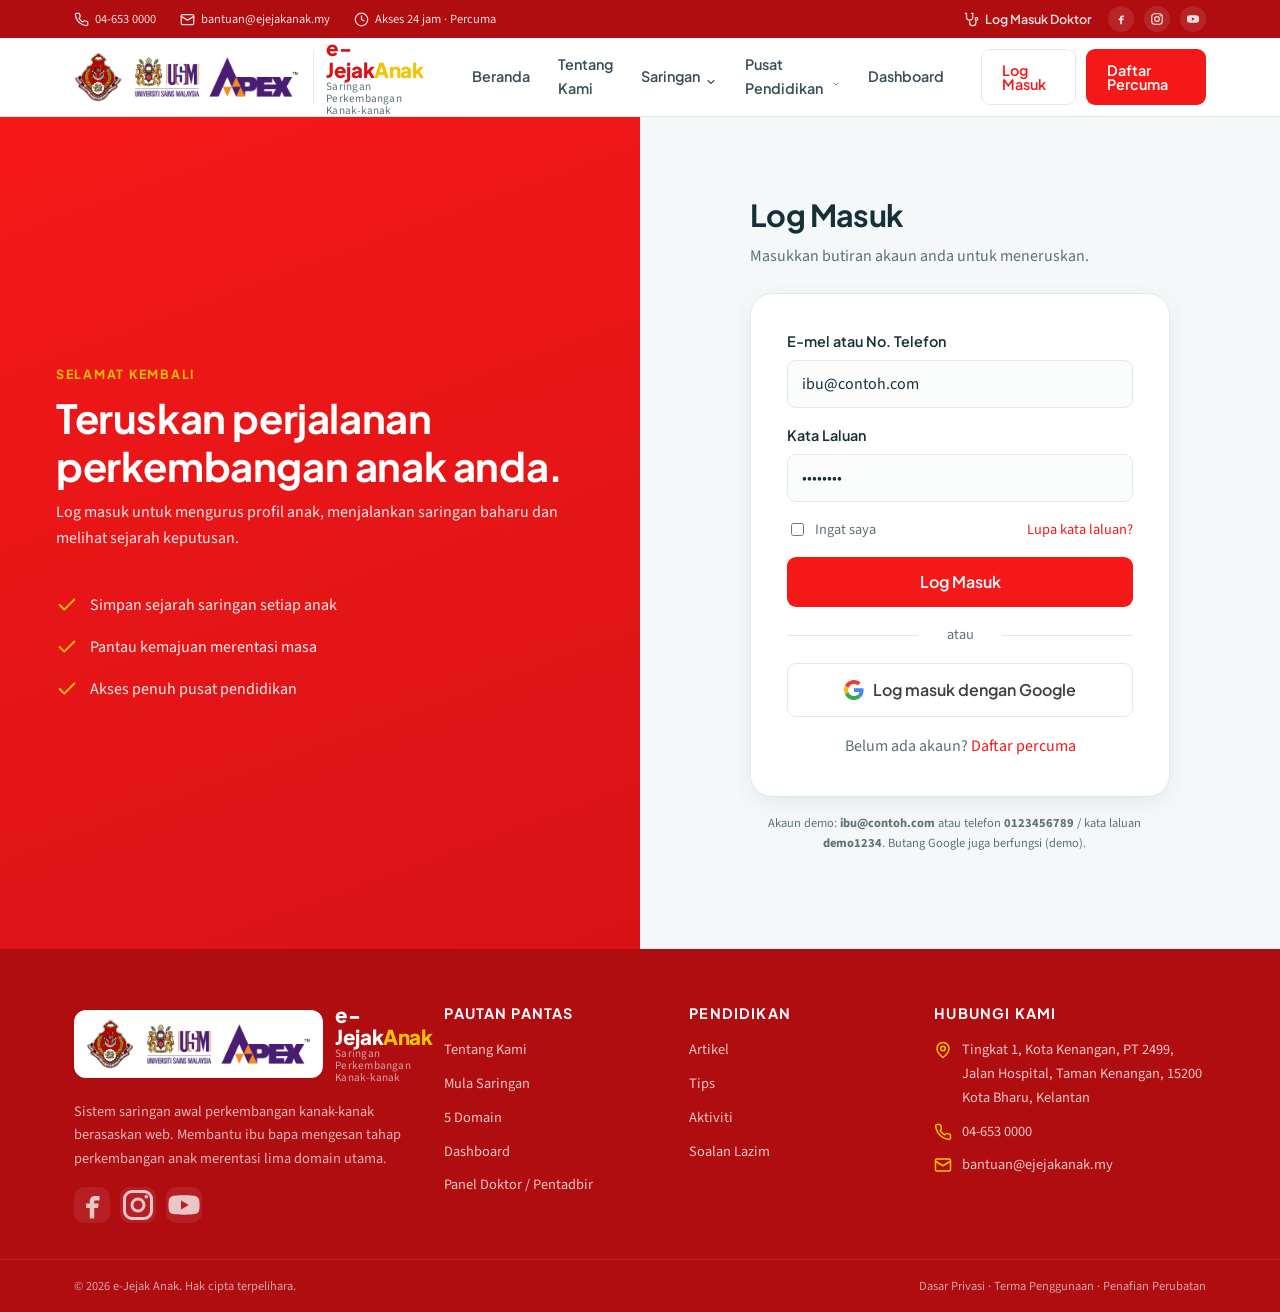
<file: keputusan.html>
<!doctype html>
<html lang="ms">
<head>
  <meta charset="utf-8">
  <meta name="viewport" content="width=device-width, initial-scale=1">
  <title>Keputusan Saringan — e-Jejak Anak</title>
  <meta name="description" content="Ringkasan keputusan saringan perkembangan anak.">
  <link rel="preconnect" href="https://fonts.googleapis.com">
  <link rel="preconnect" href="https://fonts.gstatic.com" crossorigin>
  <link href="https://fonts.googleapis.com/css2?family=Plus+Jakarta+Sans:wght@500;600;700;800&family=Source+Sans+3:wght@400;500;600&display=swap" rel="stylesheet">
  <link rel="stylesheet" href="assets/css/style.css?v=20260805b">
</head>
<body data-page="keputusan" data-auth="parent">
  <div id="site-header"></div>

  <header class="page-head">
    <div class="container">
      <nav class="breadcrumb"><a href="index.html">Beranda</a> / <a href="dashboard.html">Dashboard</a> / <span>Keputusan</span></nav>
      <h1>Keputusan Saringan</h1>
      <p>Ringkasan untuk <strong data-child-name>Anak</strong> · <span id="today"></span></p>
    </div>
  </header>

  <main class="section" id="result-root">
    <div class="container">

      <!-- Kepala surat (hanya muncul semasa cetak) -->
      <div class="print-head print-only" id="print-head"></div>

      <div class="result-hero">
        <span class="chip chip--accent">Saringan Selesai</span>
        <h2 class="mt-3">Berikut ialah ringkasan pencapaian <span data-child-name>anak</span></h2>
        <p class="muted">Keputusan ini menunjukkan bilangan kemahiran yang telah dan belum dicapai mengikut umur.</p>
      </div>

      <!-- Kad markah -->
      <div class="result-scorecards">
        <div class="scorecard scorecard--ok">
          <b class="tnum" id="sc-achieved">0</b>
          <span>Kemahiran dicapai (Ya)</span>
        </div>
        <div class="scorecard scorecard--warn">
          <b class="tnum" id="sc-not">0</b>
          <span>Belum dicapai (Tidak)</span>
        </div>
        <div class="scorecard scorecard--total">
          <b class="tnum" id="sc-total">0</b>
          <span>Jumlah item disaring</span>
        </div>
      </div>

      <!-- Skor per domain -->
      <div class="card" style="margin-bottom:var(--sp-5)">
        <h3>Markah mengikut domain</h3>
        <p class="muted" style="font-size:var(--fs-sm)">Peratus kemahiran dicapai bagi setiap domain perkembangan.</p>
        <div class="domain-scores mt-4" id="domain-scores"></div>
      </div>

      <!-- Nasihat -->
      <div id="advisory" class="advisory"></div>

      <div class="notice mt-4"><svg viewBox="0 0 24 24" fill="none" stroke="currentColor" stroke-width="2" stroke-linecap="round" stroke-linejoin="round"><path d="m22 2-7 20-4-9-9-4Z"/><path d="M22 2 11 13"/></svg> <span>Keputusan ini telah <strong>dihantar kepada doktor</strong> untuk semakan. Sekiranya saringan memerlukan perhatian, doktor akan menghubungi anda melalui maklumat yang diberikan.</span></div>

      <!-- Maklumat Pendidikan (Carta Alir: papar bersama keputusan) -->
      <div class="mt-5 no-print">
        <div class="flex items-center justify-between wrap gap-3" style="margin-bottom:var(--sp-3)">
          <h3 style="margin:0">Maklumat Pendidikan Untuk Anda</h3>
          <a class="btn btn--ghost" href="pendidikan.html">Lihat Semua <svg class="ico" viewBox="0 0 24 24" fill="none" stroke="currentColor" stroke-width="2" stroke-linecap="round"><path d="M5 12h14M13 6l6 6-6 6"/></svg></a>
        </div>
        <div class="grid grid-3" id="result-edu"></div>
      </div>

      <!-- Tindakan -->
      <div class="flex gap-3 wrap mt-5 no-print">
        <button type="button" class="btn btn--lg" id="btn-print"><svg class="ico" viewBox="0 0 24 24" fill="none" stroke="currentColor" stroke-width="2" stroke-linecap="round" stroke-linejoin="round"><path d="M6 9V2h12v7"/><path d="M6 18H4a2 2 0 0 1-2-2v-5a2 2 0 0 1 2-2h16a2 2 0 0 1 2 2v5a2 2 0 0 1-2 2h-2"/><rect x="6" y="14" width="12" height="8" rx="1"/></svg> Cetak / Simpan PDF</button>
        <a class="btn btn--ghost btn--lg" href="pendidikan.html">Baca Panduan Berkaitan <svg class="ico" viewBox="0 0 24 24" fill="none" stroke="currentColor" stroke-width="2" stroke-linecap="round"><path d="M5 12h14M13 6l6 6-6 6"/></svg></a>
        <a class="btn btn--ghost btn--lg" href="saringan.html">Saringan Baharu</a>
        <a class="btn btn--ghost btn--lg" href="dashboard.html">Kembali ke Dashboard</a>
      </div>

      <p class="muted mt-4" style="font-size:var(--fs-xs); max-width:70ch">
        <strong>Penafian:</strong> Keputusan saringan adalah untuk saringan awal sahaja dan bukan diagnosis perubatan. Setiap sesi kekal muktamad selepas dihantar.
      </p>

    </div>
  </main>

  <div id="site-footer"></div>
  <script src="assets/js/main.js?v=20260805a"></script>
  <script>
    // Tarikh hari ini (paparan sahaja)
    document.getElementById('today').textContent =
      new Date().toLocaleDateString('ms-MY', { day:'numeric', month:'long', year:'numeric' });
  </script>
</body>
</html>
</file>
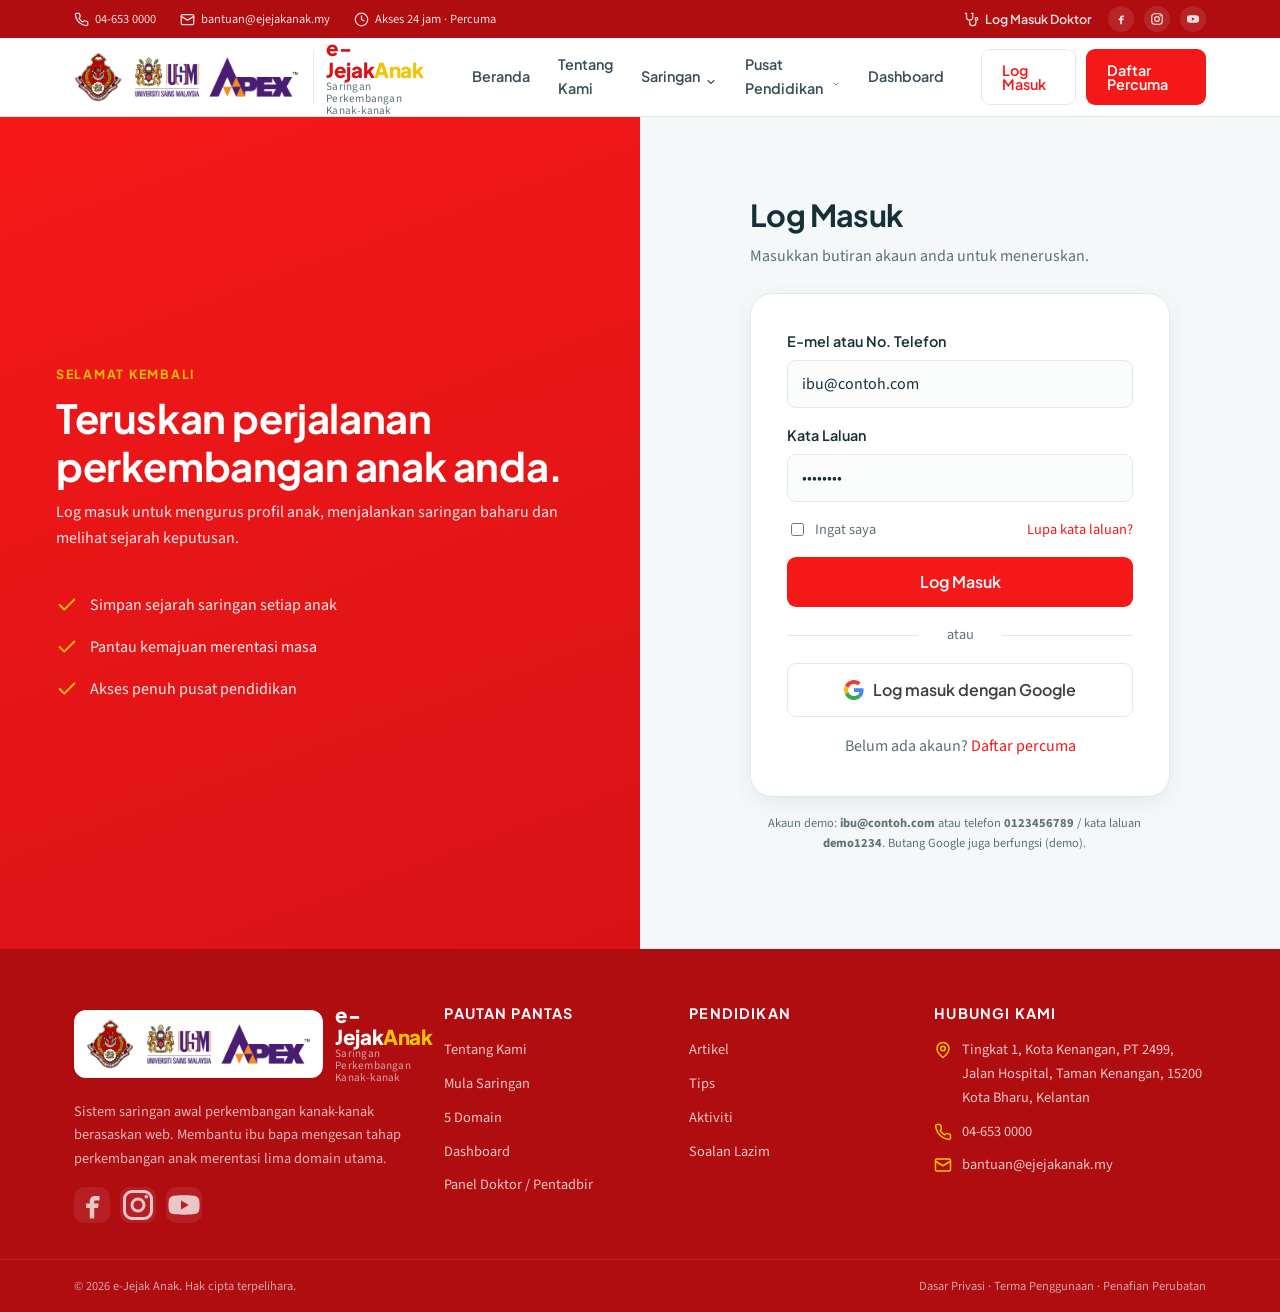
<file: login.html>
<!doctype html>
<html lang="ms">
<head>
  <meta charset="utf-8">
  <meta name="viewport" content="width=device-width, initial-scale=1">
  <title>Log Masuk — e-Jejak Anak</title>
  <meta name="description" content="Log masuk ke akaun e-Jejak Anak anda.">
  <link rel="preconnect" href="https://fonts.googleapis.com">
  <link rel="preconnect" href="https://fonts.gstatic.com" crossorigin>
  <link href="https://fonts.googleapis.com/css2?family=Plus+Jakarta+Sans:wght@500;600;700;800&family=Source+Sans+3:wght@400;500;600&display=swap" rel="stylesheet">
  <link rel="stylesheet" href="assets/css/style.css?v=20260805b">
</head>
<body data-page="login">
  <div id="site-header"></div>

  <main class="auth-wrap">
    <aside class="auth-aside">
      <span class="eyebrow" style="color:var(--accent)">Selamat Kembali</span>
      <p class="auth-aside__title">Teruskan perjalanan perkembangan anak anda.</p>
      <p>Log masuk untuk mengurus profil anak, menjalankan saringan baharu dan melihat sejarah keputusan.</p>
      <ul>
        <li><svg viewBox="0 0 24 24" fill="none" stroke="currentColor" stroke-width="2" stroke-linecap="round" stroke-linejoin="round"><path d="M20 6 9 17l-5-5"/></svg> Simpan sejarah saringan setiap anak</li>
        <li><svg viewBox="0 0 24 24" fill="none" stroke="currentColor" stroke-width="2" stroke-linecap="round" stroke-linejoin="round"><path d="M20 6 9 17l-5-5"/></svg> Pantau kemajuan merentasi masa</li>
        <li><svg viewBox="0 0 24 24" fill="none" stroke="currentColor" stroke-width="2" stroke-linecap="round" stroke-linejoin="round"><path d="M20 6 9 17l-5-5"/></svg> Akses penuh pusat pendidikan</li>
      </ul>
    </aside>

    <div class="auth-main">
      <div class="auth-card">
        <h1 style="font-size:var(--fs-xl)">Log Masuk</h1>
        <p class="muted">Masukkan butiran akaun anda untuk meneruskan.</p>
        <form class="form-card mt-4" id="login-form">
          <div class="notice notice--warn" id="login-msg" style="display:none; margin-bottom:var(--sp-3)"><svg viewBox="0 0 24 24" fill="none" stroke="currentColor" stroke-width="2" stroke-linecap="round" stroke-linejoin="round"><path d="M10.3 3.9 1.8 18a2 2 0 0 0 1.7 3h17a2 2 0 0 0 1.7-3L13.7 3.9a2 2 0 0 0-3.4 0Z"/><path d="M12 9v4M12 17h.01"/></svg><span></span></div>
          <div class="field">
            <label for="login-id">E-mel atau No. Telefon</label>
            <input class="input" type="text" id="login-id" placeholder="nama@contoh.com atau 0123456789" value="ibu@contoh.com" autocomplete="username" required>
          </div>
          <div class="field">
            <label for="login-pass">Kata Laluan</label>
            <input class="input" type="password" id="login-pass" placeholder="••••••••" value="demo1234" required>
          </div>
          <div class="form-aux">
            <label class="checkbox"><input type="checkbox"> Ingat saya</label>
            <a href="lupa-kata-laluan.html">Lupa kata laluan?</a>
          </div>
          <button class="btn btn--block btn--lg" type="submit">Log Masuk</button>
          <div class="divider-or">atau</div>
          <button class="btn btn--google btn--block btn--lg" type="button" id="google-login">
            <svg class="g-logo" viewBox="0 0 48 48" aria-hidden="true"><path fill="#EA4335" d="M24 9.5c3.54 0 6.71 1.22 9.21 3.6l6.85-6.85C35.9 2.38 30.47 0 24 0 14.62 0 6.51 5.38 2.56 13.22l7.98 6.19C12.43 13.72 17.74 9.5 24 9.5z"/><path fill="#4285F4" d="M46.98 24.55c0-1.57-.15-3.09-.38-4.55H24v9.02h12.94c-.58 2.96-2.26 5.48-4.78 7.18l7.73 6c4.51-4.18 7.09-10.36 7.09-17.65z"/><path fill="#FBBC05" d="M10.53 28.59c-.48-1.45-.76-2.99-.76-4.59s.27-3.14.76-4.59l-7.98-6.19C.92 16.46 0 20.12 0 24c0 3.88.92 7.54 2.56 10.78l7.97-6.19z"/><path fill="#34A853" d="M24 48c6.48 0 11.93-2.13 15.89-5.81l-7.73-6c-2.15 1.45-4.92 2.3-8.16 2.3-6.26 0-11.57-4.22-13.47-9.91l-7.98 6.19C6.51 42.62 14.62 48 24 48z"/></svg>
            Log masuk dengan Google
          </button>
          <p class="center muted" style="margin:var(--sp-3) 0 0">Belum ada akaun? <a href="daftar.html">Daftar percuma</a></p>
        </form>
        <p class="muted center mt-3" style="font-size:var(--fs-xs)">Akaun demo: <strong>ibu@contoh.com</strong> atau telefon <strong>0123456789</strong> / kata laluan <strong>demo1234</strong>. Butang Google juga berfungsi (demo).</p>
      </div>
    </div>
  </main>

  <div id="site-footer"></div>
  <script src="assets/js/main.js?v=20260805a"></script>
</body>
</html>
</file>
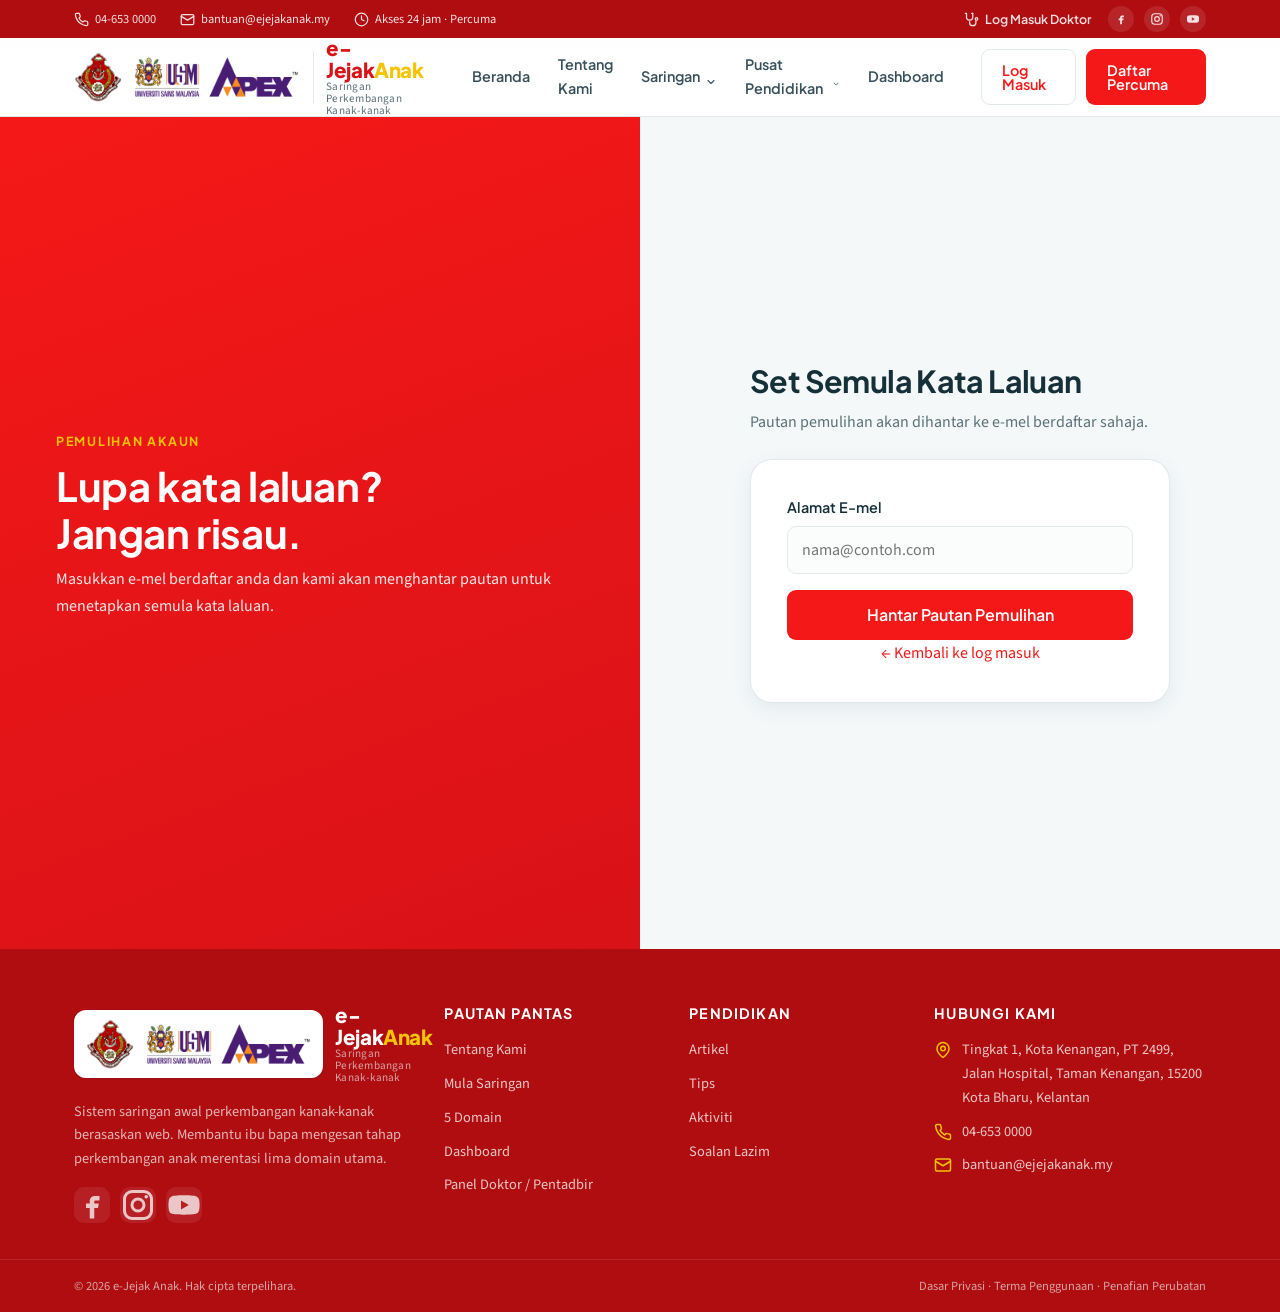
<file: lupa-kata-laluan.html>
<!doctype html>
<html lang="ms">
<head>
  <meta charset="utf-8">
  <meta name="viewport" content="width=device-width, initial-scale=1">
  <title>Lupa Kata Laluan — e-Jejak Anak</title>
  <meta name="description" content="Pulihkan kata laluan akaun e-Jejak Anak anda.">
  <link rel="preconnect" href="https://fonts.googleapis.com">
  <link rel="preconnect" href="https://fonts.gstatic.com" crossorigin>
  <link href="https://fonts.googleapis.com/css2?family=Plus+Jakarta+Sans:wght@500;600;700;800&family=Source+Sans+3:wght@400;500;600&display=swap" rel="stylesheet">
  <link rel="stylesheet" href="assets/css/style.css?v=20260805b">
</head>
<body data-page="login">
  <div id="site-header"></div>

  <main class="auth-wrap">
    <aside class="auth-aside">
      <span class="eyebrow" style="color:var(--accent)">Pemulihan Akaun</span>
      <h2>Lupa kata laluan? Jangan risau.</h2>
      <p>Masukkan e-mel berdaftar anda dan kami akan menghantar pautan untuk menetapkan semula kata laluan.</p>
    </aside>

    <div class="auth-main">
      <div class="auth-card">
        <h1 style="font-size:var(--fs-xl)">Set Semula Kata Laluan</h1>
        <p class="muted">Pautan pemulihan akan dihantar ke e-mel berdaftar sahaja.</p>
        <form class="form-card mt-4" onsubmit="event.preventDefault(); this.innerHTML='<div class=&quot;advisory advisory--ok&quot;><svg viewBox=&quot;0 0 24 24&quot; fill=&quot;none&quot; stroke=&quot;currentColor&quot; stroke-width=&quot;2.4&quot; stroke-linecap=&quot;round&quot; stroke-linejoin=&quot;round&quot;><path d=&quot;M20 6 9 17l-5-5&quot;/></svg><p>Jika e-mel ini berdaftar, pautan pemulihan telah dihantar. Sila semak peti masuk anda.</p></div>';">
          <div class="field">
            <label for="email">Alamat E-mel</label>
            <input class="input" type="email" id="email" placeholder="nama@contoh.com" required>
          </div>
          <button class="btn btn--block btn--lg" type="submit">Hantar Pautan Pemulihan</button>
          <p class="center muted mt-3" style="margin:0"><a href="login.html">← Kembali ke log masuk</a></p>
        </form>
      </div>
    </div>
  </main>

  <div id="site-footer"></div>
  <script src="assets/js/main.js?v=20260805a"></script>
</body>
</html>
</file>
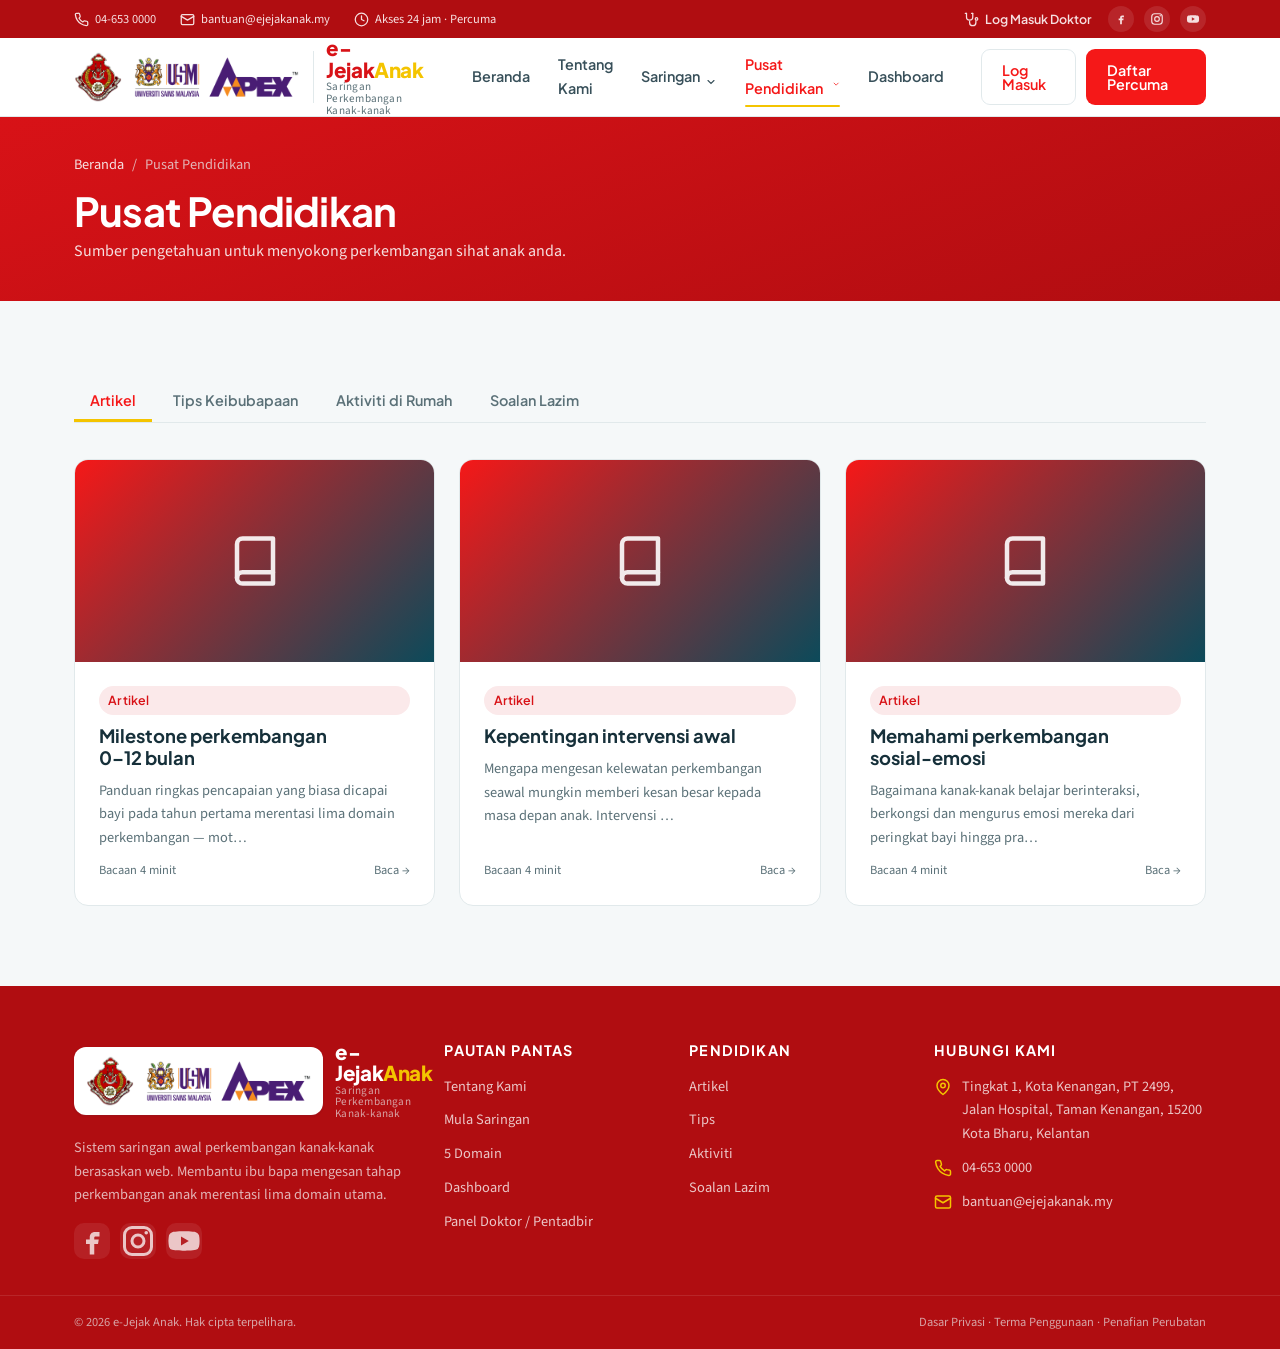
<file: pendidikan.html>
<!doctype html>
<html lang="ms">
<head>
  <meta charset="utf-8">
  <meta name="viewport" content="width=device-width, initial-scale=1">
  <title>Pusat Pendidikan — e-Jejak Anak</title>
  <meta name="description" content="Artikel, tips keibubapaan, aktiviti di rumah dan soalan lazim.">
  <link rel="preconnect" href="https://fonts.googleapis.com">
  <link rel="preconnect" href="https://fonts.gstatic.com" crossorigin>
  <link href="https://fonts.googleapis.com/css2?family=Plus+Jakarta+Sans:wght@500;600;700;800&family=Source+Sans+3:wght@400;500;600&display=swap" rel="stylesheet">
  <link rel="stylesheet" href="assets/css/style.css?v=20260805b">
</head>
<body data-page="pendidikan">
  <div id="site-header"></div>

  <header class="page-head">
    <div class="container">
      <nav class="breadcrumb"><a href="index.html">Beranda</a> / <span>Pusat Pendidikan</span></nav>
      <h1>Pusat Pendidikan</h1>
      <p>Sumber pengetahuan untuk menyokong perkembangan sihat anak anda.</p>
    </div>
  </header>

  <main class="section" id="edu-root">
    <div class="container" data-tabs>
      <!-- Tab -->
      <div class="tabs" role="tablist">
        <button class="tab is-active" data-target="artikel">Artikel</button>
        <button class="tab" data-target="tips">Tips Keibubapaan</button>
        <button class="tab" data-target="aktiviti">Aktiviti di Rumah</button>
        <button class="tab" data-target="faq">Soalan Lazim</button>
      </div>

      <!-- Kandungan dijana dari stor artikel (diurus Pentadbir) -->
      <section class="tab-panel is-active" id="artikel"><div class="grid grid-3" id="art-artikel"></div></section>
      <section class="tab-panel" id="tips"><div class="grid grid-3" id="art-tips"></div></section>
      <section class="tab-panel" id="aktiviti"><div class="grid grid-3" id="art-aktiviti"></div></section>
      <section class="tab-panel" id="faq"><div style="max-width:820px" id="art-faq"></div></section>

    </div>
  </main>

  <div id="site-footer"></div>
  <script src="assets/js/main.js?v=20260805a"></script>
  <script>
    // Buka tab berdasarkan #hash (cth. pendidikan.html#faq) selepas init
    document.addEventListener('DOMContentLoaded', function () {
      const hash = location.hash.replace('#', '');
      if (hash) {
        const tab = document.querySelector('.tab[data-target="' + hash + '"]');
        if (tab) tab.click();
      }
    });
  </script>
</body>
</html>
</file>
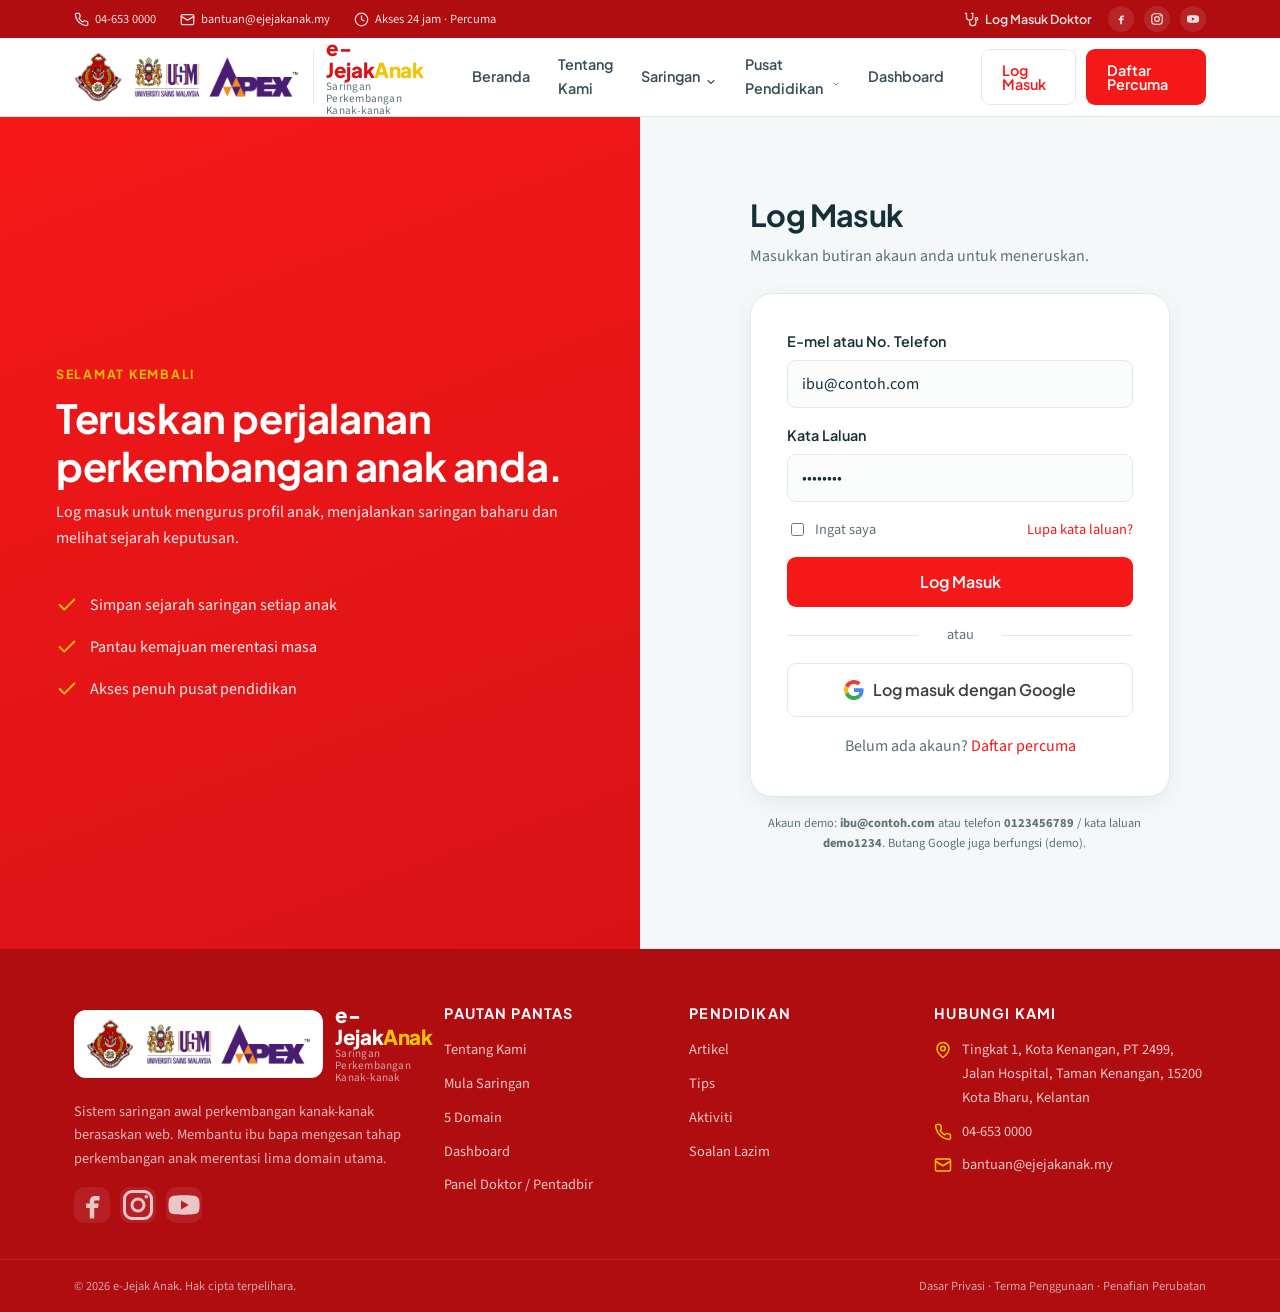
<file: profil.html>
<!doctype html>
<html lang="ms">
<head>
  <meta charset="utf-8">
  <meta name="viewport" content="width=device-width, initial-scale=1">
  <title>Profil Saya — e-Jejak Anak</title>
  <meta name="description" content="Profil akaun ibu bapa: lihat butiran akaun dan tukar kata laluan.">
  <link rel="preconnect" href="https://fonts.googleapis.com">
  <link rel="preconnect" href="https://fonts.gstatic.com" crossorigin>
  <link href="https://fonts.googleapis.com/css2?family=Plus+Jakarta+Sans:wght@500;600;700;800&family=Source+Sans+3:wght@400;500;600&display=swap" rel="stylesheet">
  <link rel="stylesheet" href="assets/css/style.css?v=20260805b">
</head>
<body data-page="profil" data-auth="parent">
  <div id="site-header"></div>

  <header class="page-head">
    <div class="container">
      <nav class="breadcrumb"><a href="index.html">Beranda</a> / <a href="dashboard.html">Dashboard</a> / <span>Profil Saya</span></nav>
      <h1>Profil Saya</h1>
      <p>Lihat butiran akaun anda dan tukar kata laluan.</p>
    </div>
  </header>

  <main class="section">
    <div class="container">
      <div class="grid grid-2" style="gap:var(--sp-5); align-items:start">

        <!-- Butiran akaun (baca sahaja) -->
        <div>
          <div class="section-head" style="margin-bottom:var(--sp-4)"><h2>Butiran Akaun</h2>
            <p class="lead" style="font-size:var(--fs-md)">Maklumat akaun anda. Untuk menukar nama, e-mel atau telefon, sila hubungi pentadbir.</p>
          </div>
          <div class="card">
            <div class="field"><label for="pr-name">Nama</label><input class="input" id="pr-name" readonly style="background:var(--brand-tint)"></div>
            <div class="field"><label for="pr-email">E-mel</label><input class="input" id="pr-email" readonly style="background:var(--brand-tint)"></div>
            <div class="field"><label for="pr-phone">Telefon</label><input class="input" id="pr-phone" readonly style="background:var(--brand-tint)"></div>
          </div>
        </div>

        <!-- Tukar kata laluan -->
        <div>
          <div class="section-head" style="margin-bottom:var(--sp-4)"><h2>Tukar Kata Laluan</h2>
            <p class="lead" style="font-size:var(--fs-md)">Untuk keselamatan, masukkan kata laluan semasa anda sebelum menetapkan yang baharu.</p>
          </div>
          <div class="card">
            <form id="password-form">
              <div class="notice notice--warn" id="pw-msg" style="display:none; margin-bottom:var(--sp-3)"><svg viewBox="0 0 24 24" fill="none" stroke="currentColor" stroke-width="2" stroke-linecap="round" stroke-linejoin="round"><path d="M10.3 3.9 1.8 18a2 2 0 0 0 1.7 3h17a2 2 0 0 0 1.7-3L13.7 3.9a2 2 0 0 0-3.4 0Z"/><path d="M12 9v4M12 17h.01"/></svg><span></span></div>
              <div class="field"><label for="pw-current">Kata Laluan Semasa</label><input class="input" type="password" id="pw-current" placeholder="••••••••" autocomplete="current-password" required></div>
              <div class="field"><label for="pw-new">Kata Laluan Baharu</label><input class="input" type="password" id="pw-new" placeholder="Sekurang-kurangnya 6 aksara" autocomplete="new-password" required></div>
              <div class="field"><label for="pw-confirm">Sahkan Kata Laluan Baharu</label><input class="input" type="password" id="pw-confirm" placeholder="Ulang kata laluan baharu" autocomplete="new-password" required></div>
              <button class="btn btn--block" type="submit"><svg class="ico" viewBox="0 0 24 24" fill="none" stroke="currentColor" stroke-width="2" stroke-linecap="round" stroke-linejoin="round"><path d="M2.586 17.414A2 2 0 0 0 2 18.828V21a1 1 0 0 0 1 1h3a1 1 0 0 0 1-1v-1a1 1 0 0 1 1-1h1a1 1 0 0 0 1-1v-1a1 1 0 0 1 1-1h.172a2 2 0 0 0 1.414-.586l.814-.814a6.5 6.5 0 1 0-4-4z"/><circle cx="16.5" cy="7.5" r=".5" fill="currentColor"/></svg> Kemas Kini Kata Laluan</button>
            </form>
          </div>
        </div>

      </div>
    </div>
  </main>

  <div id="site-footer"></div>
  <script src="assets/js/main.js?v=20260805a"></script>
</body>
</html>
</file>
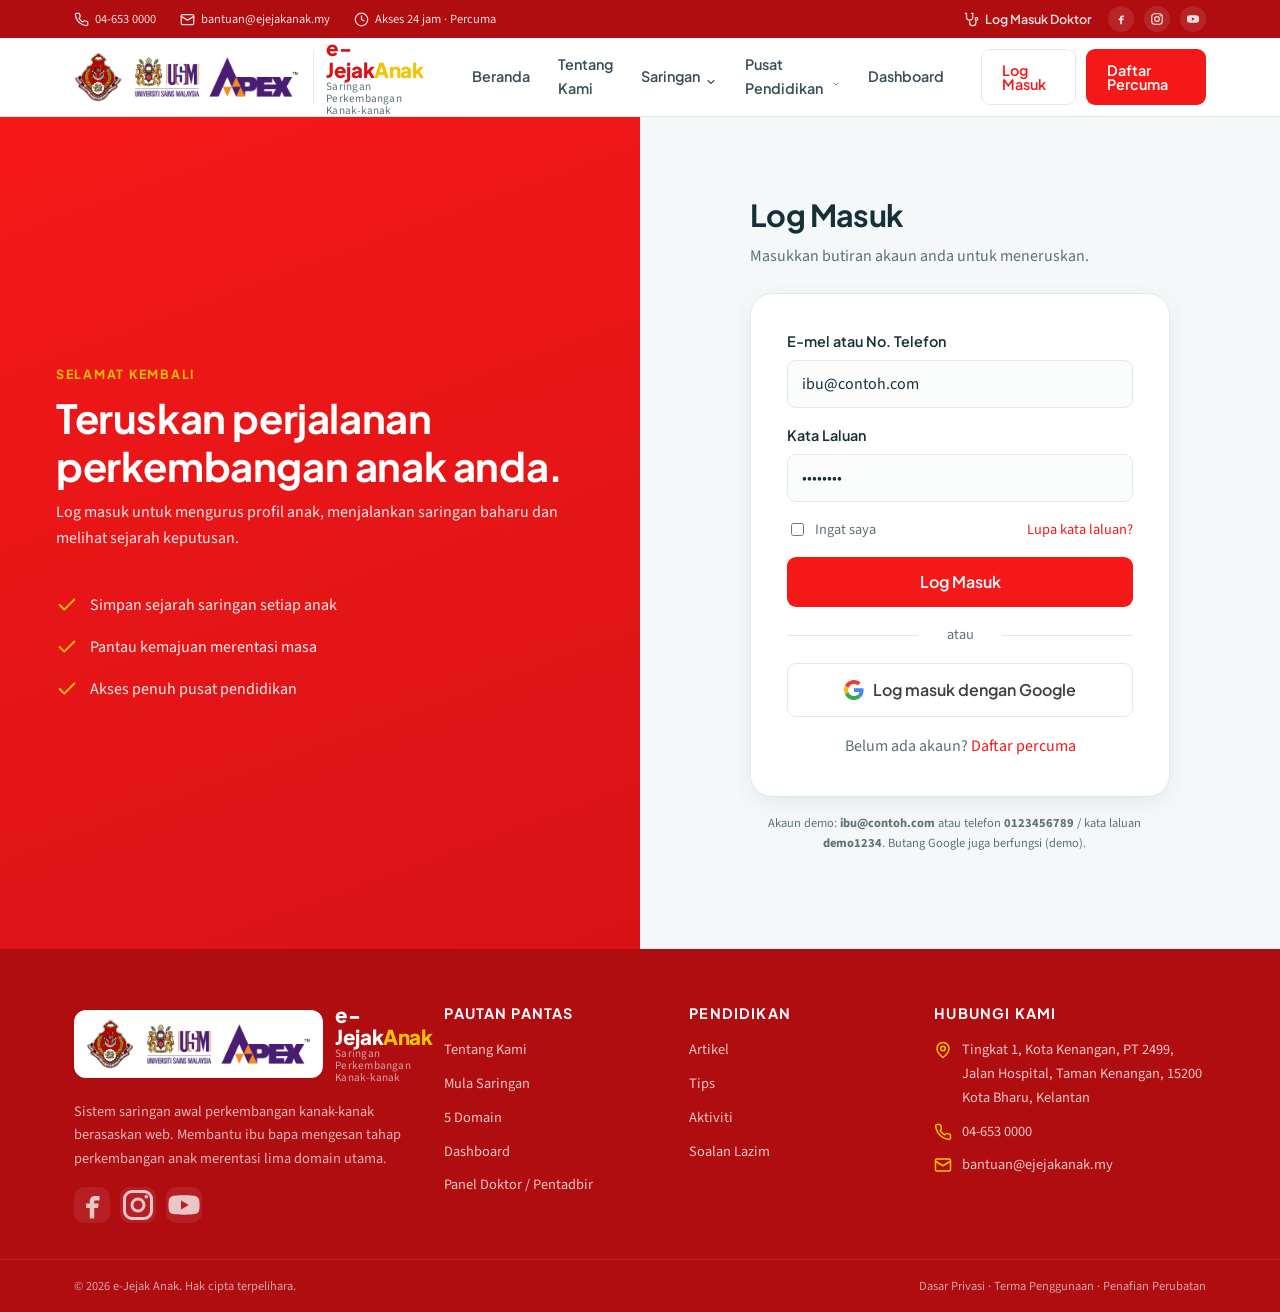
<file: saringan.html>
<!doctype html>
<html lang="ms">
<head>
  <meta charset="utf-8">
  <meta name="viewport" content="width=device-width, initial-scale=1">
  <title>Saringan Perkembangan — e-Jejak Anak</title>
  <meta name="description" content="Senarai semak saringan perkembangan mengikut umur anak.">
  <link rel="preconnect" href="https://fonts.googleapis.com">
  <link rel="preconnect" href="https://fonts.gstatic.com" crossorigin>
  <link href="https://fonts.googleapis.com/css2?family=Plus+Jakarta+Sans:wght@500;600;700;800&family=Source+Sans+3:wght@400;500;600&display=swap" rel="stylesheet">
  <link rel="stylesheet" href="assets/css/style.css?v=20260805b">
</head>
<body data-page="saringan" data-auth="parent">
  <div id="site-header"></div>

  <header class="page-head">
    <div class="container">
      <nav class="breadcrumb"><a href="index.html">Beranda</a> / <a href="dashboard.html">Dashboard</a> / <span>Saringan</span></nav>
      <h1>Saringan Perkembangan</h1>
      <p>Jawab setiap item dengan jujur berdasarkan pemerhatian anda terhadap anak.</p>
    </div>
  </header>

  <main class="section">
    <div class="container">

      <!-- Tiada profil anak -->
      <div class="notice notice--warn" id="no-child" style="display:none; margin-bottom:var(--sp-4)">
        <svg viewBox="0 0 24 24" fill="none" stroke="currentColor" stroke-width="2" stroke-linecap="round" stroke-linejoin="round"><path d="M10.3 3.9 1.8 18a2 2 0 0 0 1.7 3h17a2 2 0 0 0 1.7-3L13.7 3.9a2 2 0 0 0-3.4 0Z"/><path d="M12 9v4M12 17h.01"/></svg>
        <span>Anda belum menambah profil anak. <a href="dashboard.html">Tambah profil anak</a> dahulu sebelum memulakan saringan.</span>
      </div>

      <div id="screening-area">
        <!-- Maklumat anak (dari profil akaun) -->
        <div class="card" style="margin-bottom:var(--sp-4)">
          <h2 style="margin-bottom:var(--sp-3); font-size:var(--fs-lg)">Maklumat Anak</h2>
          <div class="grid grid-3" style="gap:var(--sp-3); align-items:end">
            <div class="field" style="margin:0">
              <label for="child-select">Pilih Anak</label>
              <select class="select" id="child-select"></select>
            </div>
            <div class="field" style="margin:0">
              <label>Umur (auto)</label>
              <input class="input" id="child-age" readonly>
            </div>
            <div class="field" style="margin:0">
              <label>Kumpulan Umur</label>
              <input class="input" id="child-agegroup" readonly>
            </div>
          </div>
        </div>

        <!-- Maklumat ibu bapa (diambil dari akaun — selari dengan data doktor) -->
        <div class="card" style="margin-bottom:var(--sp-4)">
          <h2 style="margin-bottom:4px; font-size:var(--fs-lg)">Maklumat Ibu Bapa</h2>
          <p class="muted" style="font-size:var(--fs-sm); margin-bottom:var(--sp-3)">Diambil dari akaun anda — <strong>doktor akan menghubungi</strong> melalui butiran ini jika perlu.</p>
          <div class="grid grid-3" style="gap:var(--sp-3)">
            <div class="field" style="margin:0"><label>Nama Ibu / Bapa</label><div class="input" id="acc-name" style="background:var(--brand-tint)">—</div></div>
            <div class="field" style="margin:0"><label>No. Telefon</label><div class="input" id="acc-phone" style="background:var(--brand-tint)">—</div></div>
            <div class="field" style="margin:0"><label>E-mel</label><div class="input" id="acc-email" style="background:var(--brand-tint)">—</div></div>
          </div>
        </div>

        <!-- Banner kumpulan umur (checklist mengikut umur) -->
        <div class="notice" id="age-banner" style="margin-bottom:var(--sp-3)"></div>

        <div class="notice notice--warn" style="margin-bottom:var(--sp-5)"><svg viewBox="0 0 24 24" fill="none" stroke="currentColor" stroke-width="2" stroke-linecap="round" stroke-linejoin="round"><path d="M10.3 3.9 1.8 18a2 2 0 0 0 1.7 3h17a2 2 0 0 0 1.7-3L13.7 3.9a2 2 0 0 0-3.4 0Z"/><path d="M12 9v4M12 17h.01"/></svg> <span>Semua soalan mesti dijawab. Selepas dihantar, keputusan akan <strong>dihantar kepada doktor</strong> untuk semakan dan tidak boleh diubah.</span></div>

        <div class="screen-layout">
          <!-- Sisi: kemajuan + navigasi domain -->
          <aside class="screen-side">
            <div class="progress-panel">
              <div class="progress-ring"><div class="progress-ring__val" id="ring-val">0%</div></div>
              <div class="progress-bar"><span id="q-bar" style="width:0%"></span></div>
              <p class="muted center mt-3" style="margin:0; font-size:var(--fs-sm)"><span id="q-done" class="tnum">0</span> / <span id="q-total" class="tnum">0</span> dijawab</p>
            </div>
            <div class="progress-panel">
              <h3 style="font-size:var(--fs-sm); text-transform:uppercase; letter-spacing:.08em; color:var(--muted)">Domain</h3>
              <ul class="domain-nav" id="domain-nav"></ul>
            </div>
          </aside>

          <!-- Soalan (dijana oleh main.js) -->
          <div>
            <div id="screening-form"></div>
            <div class="screen-footer">
              <a class="btn btn--ghost" href="dashboard.html">Batal</a>
              <button class="btn btn--lg" id="submit-screening">Hantar Saringan <svg class="ico" viewBox="0 0 24 24" fill="none" stroke="currentColor" stroke-width="2" stroke-linecap="round"><path d="M5 12h14M13 6l6 6-6 6"/></svg></button>
            </div>
          </div>
        </div>
      </div>

    </div>
  </main>

  <div id="site-footer"></div>
  <script src="assets/js/main.js?v=20260805a"></script>
</body>
</html>
</file>
<file: assets/css/style.css>
/* =====================================================================
   e-JEJAK ANAK  —  Template Stylesheet
   Sistem Saringan Awal Perkembangan Kanak-kanak
   ---------------------------------------------------------------------
   CARA UBAH TEMPLATE (How to customise):
   1. WARNA  : ubah nilai dalam :root di bawah (--brand, --accent, dll).
   2. FON    : ubah --font-head / --font-body dan pautan <link> di HTML.
   3. LOGO   : ubah teks & ikon dalam .brand pada setiap fail HTML.
   4. KANDUNGAN : semua teks berada di dalam fail .html (Bahasa Malaysia).
   Semua komponen guna variable, jadi satu perubahan warna = seluruh laman
   bertukar. Tiada nilai warna "hardcoded" di dalam komponen.
   ===================================================================== */

/* ------------------------------------------------------------------ */
/* 1. DESIGN TOKENS                                                    */
/* ------------------------------------------------------------------ */
:root {
  /* Jenama / Brand */
  --brand:        #F51818;   /* merah menyala    */
  --brand-dark:   #D81217;   /* header / footer  */
  --brand-deep:   #B00D11;   /* teks atas gelap  */
  --brand-soft:   #FBE9EA;   /* latar lembut     */
  --brand-tint:   #FDF4F4;

  /* Aksen & status */
  --accent:       #F4C400;   /* emas MAIK        */
  --accent-soft:  #FDF3CE;
  --ok:           #4FA96A;   /* "Ya" / dicapai   */
  --ok-soft:      #E7F4EC;
  --warn:         #E08A3C;   /* belum dicapai    */
  --warn-soft:    #FBEEDD;
  --danger:       #D0553F;   /* amaran / ralat   */
  --danger-soft:  #FBE9E5;

  /* Neutral (condong ke teal, bukan kelabu kosong) */
  --ink:          #16303A;   /* teks utama       */
  --ink-2:        #38505A;
  --muted:        #5B7178;   /* teks sekunder    */
  --bg:           #F5F8F9;   /* latar halaman    */
  --surface:      #FFFFFF;
  --surface-2:    #FBFDFD;
  --line:         #E1E9EB;   /* garis / sempadan */
  --line-2:       #EDF2F3;

  /* 5 Domain perkembangan (grounding utama sistem) */
  --dom-motor-kasar: #12718A;
  --dom-motor-halus: #7C6BB0;
  --dom-bahasa:      #E0913C;
  --dom-sosial:      #D06B7A;
  --dom-kognitif:    #4FA96A;

  /* Tipografi */
  --font-head: "Plus Jakarta Sans", system-ui, -apple-system, "Segoe UI", sans-serif;
  --font-body: "Source Sans 3", system-ui, -apple-system, "Segoe UI", sans-serif;

  /* Skala saiz (type scale) */
  --fs-xs:   0.78rem;
  --fs-sm:   0.9rem;
  --fs-base: 1rem;
  --fs-md:   1.15rem;
  --fs-lg:   1.4rem;
  --fs-xl:   1.9rem;
  --fs-2xl:  2.5rem;
  --fs-3xl:  3.2rem;

  /* Ruang / spacing */
  --sp-1: 0.375rem;
  --sp-2: 0.625rem;
  --sp-3: 1rem;
  --sp-4: 1.5rem;
  --sp-5: 2.25rem;
  --sp-6: 3.5rem;
  --sp-7: 5rem;

  /* Bentuk & bayang */
  --radius:    14px;
  --radius-sm: 9px;
  --radius-lg: 22px;
  --shadow-sm: 0 1px 2px rgba(11,79,108,.06), 0 1px 3px rgba(11,79,108,.05);
  --shadow:    0 6px 20px rgba(11,79,108,.08);
  --shadow-lg: 0 18px 48px rgba(11,79,108,.14);

  --container: 1180px;
  --nav-h: 68px;
}

/* ------------------------------------------------------------------ */
/* 2. RESET & BASE                                                     */
/* ------------------------------------------------------------------ */
* { box-sizing: border-box; }
html { scroll-behavior: smooth; -webkit-text-size-adjust: 100%; }

body {
  margin: 0;
  font-family: var(--font-body);
  font-size: var(--fs-base);
  line-height: 1.65;
  color: var(--ink);
  background: var(--bg);
  -webkit-font-smoothing: antialiased;
}

h1, h2, h3, h4 {
  font-family: var(--font-head);
  color: var(--ink);
  line-height: 1.18;
  text-wrap: balance;
  margin: 0 0 var(--sp-2);
  font-weight: 700;
}
h1 { font-size: var(--fs-2xl); letter-spacing: -0.02em; }
h2 { font-size: var(--fs-xl); letter-spacing: -0.01em; }
h3 { font-size: var(--fs-lg); }
p  { margin: 0 0 var(--sp-3); max-width: 68ch; }

a { color: var(--brand); text-decoration: none; }
a:hover { text-decoration: underline; }
img { max-width: 100%; display: block; }

:focus-visible {
  outline: 3px solid var(--accent);
  outline-offset: 2px;
  border-radius: 4px;
}

.tnum { font-variant-numeric: tabular-nums; }

/* ------------------------------------------------------------------ */
/* 3. LAYOUT UTILITIES                                                 */
/* ------------------------------------------------------------------ */
.container {
  width: 100%;
  max-width: var(--container);
  margin-inline: auto;
  padding-inline: var(--sp-4);
}

.section { padding-block: var(--sp-7); }
.section--tight { padding-block: var(--sp-6); }
.section--soft { background: var(--brand-tint); }
.section--brand { background: var(--brand-dark); color: #FAEDED; }
.section--brand h2, .section--brand h3 { color: #fff; }

.section-head { max-width: 640px; margin-bottom: var(--sp-5); }
.section-head.center { margin-inline: auto; text-align: center; }

.eyebrow {
  display: inline-block;
  font-family: var(--font-head);
  font-size: var(--fs-xs);
  font-weight: 700;
  letter-spacing: 0.14em;
  text-transform: uppercase;
  color: var(--brand);
  margin-bottom: var(--sp-2);
}
.section--brand .eyebrow { color: var(--accent); }

.lead { font-size: var(--fs-md); color: var(--ink-2); }
.muted { color: var(--muted); }

.grid { display: grid; gap: var(--sp-4); }
.grid-2 { grid-template-columns: repeat(2, 1fr); }
.grid-3 { grid-template-columns: repeat(3, 1fr); }
.grid-4 { grid-template-columns: repeat(4, 1fr); }
.grid-5 { grid-template-columns: repeat(5, 1fr); }

/* ------------------------------------------------------------------ */
/* 4. BUTTONS                                                          */
/* ------------------------------------------------------------------ */
.btn {
  --btn-bg: var(--brand);
  --btn-fg: #fff;
  display: inline-flex;
  align-items: center;
  gap: var(--sp-2);
  font-family: var(--font-head);
  font-weight: 600;
  font-size: var(--fs-sm);
  line-height: 1;
  padding: 0.85em 1.4em;
  border-radius: var(--radius-sm);
  border: 1.5px solid transparent;
  background: var(--btn-bg);
  color: var(--btn-fg);
  cursor: pointer;
  transition: transform .12s ease, box-shadow .18s ease, background .18s ease;
  text-decoration: none;
}
.btn:hover { text-decoration: none; transform: translateY(-2px); box-shadow: var(--shadow); }
.btn:active { transform: translateY(0); }
.btn--accent { --btn-bg: var(--accent); --btn-fg: #4a2c00; }
.btn--ghost  { --btn-bg: transparent; --btn-fg: var(--brand); border-color: var(--line); }
.btn--ghost:hover { border-color: var(--brand); background: var(--brand-soft); box-shadow: none; }
.btn--light  { --btn-bg: #fff; --btn-fg: var(--brand-dark); }
.btn--block  { width: 100%; justify-content: center; }
.btn--lg     { padding: 1em 1.7em; font-size: var(--fs-base); }
.btn .ico { width: 18px; height: 18px; }
.btn svg { width: 18px; height: 18px; flex: none; }

/* ------------------------------------------------------------------ */
/* 5. TOP UTILITY BAR + NAVBAR (dua lapis, ikut laman rujukan)         */
/* ------------------------------------------------------------------ */
.topbar {
  background: var(--brand-deep);
  color: #F6DFE0;
  font-size: var(--fs-xs);
}
.topbar .container {
  display: flex; align-items: center; justify-content: space-between;
  gap: var(--sp-3); min-height: 38px; flex-wrap: wrap;
}
.topbar a { color: #F6DFE0; white-space: nowrap; }
.topbar a:hover { color: #fff; }
.topbar svg { width: 15px; height: 15px; flex: none; }
.topbar__meta { display: flex; gap: var(--sp-4); flex-wrap: wrap; }
.topbar__meta span { display: inline-flex; align-items: center; gap: 6px; white-space: nowrap; }
.topbar__social { display: flex; gap: var(--sp-2); }
.topbar__social a {
  width: 26px; height: 26px; display: grid; place-items: center;
  border-radius: 50%; background: rgba(255,255,255,.1);
}
.topbar__social a svg { width: 14px; height: 14px; }
.topbar__social a:hover { background: var(--accent); color: var(--brand-deep); }

.nav {
  position: sticky; top: 0; z-index: 50;
  background: rgba(255,255,255,.92);
  backdrop-filter: blur(8px);
  border-bottom: 1px solid var(--line);
}
.nav .container {
  display: flex; align-items: center; justify-content: space-between;
  min-height: var(--nav-h); gap: var(--sp-4);
}

/* Logo / jenama — motif tapak kaki (jejak) */
.brand { display: flex; align-items: center; gap: 12px; text-decoration: none; }
.brand:hover { text-decoration: none; }
.brand__mark {
  width: 56px; height: 56px; flex: none;
  display: grid; place-items: center;
}
.brand__mark img { width: 100%; height: 100%; object-fit: contain; display: block; }
.brand__mark svg { width: 26px; height: 26px; }

/* Dua logo institusi: MAIK di depan, diikuti USM */
.brand__logos { display: flex; align-items: center; gap: 12px; flex: none; }
.brand__logo { width: auto; object-fit: contain; display: block; }
.brand__logo--maik { height: 52px; }
.brand__logo--usm  { height: 40px; }
.brand__logos::after {
  content: ""; align-self: stretch; width: 1px; min-height: 34px;
  background: var(--line); margin-left: 2px;
}

/* Footer: latar merah gelap — beri lencana putih supaya logo jelas */
.footer__brand .brand__mark { background: #fff; border-radius: 12px; padding: 4px; box-shadow: var(--shadow-sm); }
.footer__brand .brand__logos { background: #fff; border-radius: 12px; padding: 8px 12px; box-shadow: var(--shadow-sm); }
.footer__brand .brand__logos::after { display: none; }
.brand__text { display: flex; flex-direction: column; line-height: 1.05; }
.brand__name {
  font-family: var(--font-head); font-weight: 800; font-size: 1.28rem;
  color: var(--brand-dark); letter-spacing: -0.02em;
}
.brand__name b { color: var(--accent); font-weight: 800; }
.brand__tag { font-size: 0.7rem; color: var(--muted); letter-spacing: 0.02em; }

/* Menu utama */
.menu { display: flex; align-items: center; gap: 2px; list-style: none; margin: 0; padding: 0; }
.menu > li { position: relative; }
.menu > li > a {
  display: flex; align-items: center; gap: 5px;
  font-family: var(--font-head); font-weight: 600; font-size: var(--fs-sm);
  color: var(--ink-2); padding: 0.7em 0.9em; border-radius: 8px;
}
.menu > li > a:hover { color: var(--brand); background: var(--brand-soft); text-decoration: none; }
.menu > li > a[aria-current="page"] { color: var(--brand); }
.menu > li > a[aria-current="page"]::after {
  content: ""; position: absolute; left: 0.9em; right: 0.9em; bottom: 4px;
  height: 2px; background: var(--accent); border-radius: 2px;
}
.caret { width: 12px; height: 12px; transition: transform .2s; }
.has-dropdown[aria-expanded="true"] .caret { transform: rotate(180deg); }

/* Dropdown */
.dropdown {
  position: absolute; top: calc(100% + 6px); left: 0; min-width: 230px;
  background: #fff; border: 1px solid var(--line); border-radius: var(--radius);
  box-shadow: var(--shadow-lg); padding: 8px; list-style: none; margin: 0;
  opacity: 0; visibility: hidden; transform: translateY(6px);
  transition: opacity .16s ease, transform .16s ease, visibility .16s;
}
.menu > li:hover .dropdown,
.has-dropdown[aria-expanded="true"] + .dropdown {
  opacity: 1; visibility: visible; transform: translateY(0);
}
.dropdown a {
  display: block; padding: 0.6em 0.8em; border-radius: 8px;
  color: var(--ink-2); font-size: var(--fs-sm); font-weight: 500;
}
.dropdown a:hover { background: var(--brand-soft); color: var(--brand); text-decoration: none; }

.nav__cta { display: flex; align-items: center; gap: var(--sp-2); }

/* Butang hamburger (mobile) */
.nav-toggle {
  display: none; width: 44px; height: 44px; border: 1px solid var(--line);
  background: #fff; border-radius: 10px; cursor: pointer;
  align-items: center; justify-content: center;
}
.nav-toggle svg { width: 24px; height: 24px; color: var(--brand-dark); }

/* ------------------------------------------------------------------ */
/* 6. HERO CAROUSEL                                                    */
/* ------------------------------------------------------------------ */
.hero { position: relative; overflow: hidden; background: var(--brand-dark); }
.slides { position: relative; }
.slide {
  position: absolute; inset: 0; opacity: 0; visibility: hidden;
  transition: opacity .7s ease;
  display: grid; place-items: center;
}
.slide.is-active { position: relative; opacity: 1; visibility: visible; }
.slide__bg { position: absolute; inset: 0; }
.slide__inner {
  position: relative; z-index: 2;
  max-width: var(--container); width: 100%;
  padding: var(--sp-7) var(--sp-4);
  display: grid; grid-template-columns: 1.1fr 0.9fr; gap: var(--sp-5);
  align-items: center;
}
.slide__copy { max-width: 560px; }
.slide__copy .eyebrow { color: var(--accent); }
.slide h1, .slide h2 { color: #fff; font-size: var(--fs-3xl); margin-bottom: var(--sp-3); }
.slide p { color: #F7E6E6; font-size: var(--fs-md); margin-bottom: var(--sp-4); }
.slide__actions { display: flex; gap: var(--sp-3); flex-wrap: wrap; }

/* Panel ilustrasi (SVG, tiada imej luar) */
.slide__art {
  aspect-ratio: 4/3; border-radius: var(--radius-lg);
  background: rgba(255,255,255,.08);
  border: 1px solid rgba(255,255,255,.16);
  display: grid; place-items: center; padding: var(--sp-4);
  backdrop-filter: blur(2px);
}
.slide__art svg { width: 100%; height: auto; max-height: 320px; }

/* Kawalan carousel */
.carousel-dots {
  position: absolute; z-index: 3; bottom: 22px; left: 50%; transform: translateX(-50%);
  display: flex; gap: 10px;
}
.carousel-dots button {
  width: 11px; height: 11px; border-radius: 50%; border: 0; cursor: pointer;
  background: rgba(255,255,255,.4); transition: all .2s;
}
.carousel-dots button.is-active { background: var(--accent); width: 30px; border-radius: 6px; }
.carousel-arrow {
  position: absolute; z-index: 3; top: 50%; transform: translateY(-50%);
  width: 46px; height: 46px; border-radius: 50%; cursor: pointer;
  background: rgba(255,255,255,.14); border: 1px solid rgba(255,255,255,.22);
  color: #fff; display: grid; place-items: center;
}
.carousel-arrow:hover { background: var(--accent); color: var(--brand-deep); }
.carousel-arrow.prev { left: 18px; }
.carousel-arrow.next { right: 18px; }
.carousel-arrow svg { width: 22px; height: 22px; }

/* ------------------------------------------------------------------ */
/* 7. QUICK ACCESS STRIP (bawah hero, ikut laman rujukan)              */
/* ------------------------------------------------------------------ */
.quicknav {
  position: relative; z-index: 4; margin-top: -46px;
}
.quicknav .grid { gap: var(--sp-3); }
.quick-card {
  background: #fff; border-radius: var(--radius); padding: var(--sp-4);
  box-shadow: var(--shadow); border: 1px solid var(--line);
  display: flex; gap: var(--sp-3); align-items: flex-start;
  transition: transform .15s ease, box-shadow .2s ease;
}
.quick-card:hover { transform: translateY(-4px); box-shadow: var(--shadow-lg); text-decoration: none; }
.quick-card .qc-ico {
  width: 46px; height: 46px; flex: none; border-radius: 12px;
  display: grid; place-items: center; background: var(--brand-soft); color: var(--brand);
}
.quick-card .qc-ico svg { width: 24px; height: 24px; }
.quick-card h3 { font-size: var(--fs-base); margin-bottom: 2px; color: var(--brand-dark); }
.quick-card p { font-size: var(--fs-sm); color: var(--muted); margin: 0; }

/* ------------------------------------------------------------------ */
/* 8. CARDS (umum)                                                     */
/* ------------------------------------------------------------------ */
.card {
  background: var(--surface); border: 1px solid var(--line);
  border-radius: var(--radius); padding: var(--sp-4);
  box-shadow: var(--shadow-sm);
}

/* Kad domain — nadi sistem (5 domain perkembangan) */
.domain-card {
  --dc: var(--brand);
  background: #fff; border: 1px solid var(--line); border-radius: var(--radius);
  padding: var(--sp-4); position: relative; overflow: hidden;
  transition: transform .15s ease, box-shadow .2s ease, border-color .2s ease;
}
.domain-card:hover { transform: translateY(-4px); box-shadow: var(--shadow); border-color: color-mix(in srgb, var(--dc) 40%, var(--line)); }
.domain-card::before {
  content: ""; position: absolute; inset: 0 auto 0 0; width: 5px; background: var(--dc);
}
.domain-card__ico {
  width: 52px; height: 52px; border-radius: 14px; display: grid; place-items: center;
  background: color-mix(in srgb, var(--dc) 12%, #fff); color: var(--dc);
  margin-bottom: var(--sp-3);
}
.domain-card__ico svg { width: 28px; height: 28px; }
.domain-card h3 { color: var(--dc); font-size: var(--fs-md); margin-bottom: var(--sp-1); }
.domain-card p { font-size: var(--fs-sm); color: var(--muted); margin: 0; }

/* Kad langkah — cara guna */
.step {
  position: relative; padding: var(--sp-4); background: #fff;
  border: 1px solid var(--line); border-radius: var(--radius); box-shadow: var(--shadow-sm);
}
.step__num {
  font-family: var(--font-head); font-weight: 800; font-size: 1.1rem;
  width: 40px; height: 40px; border-radius: 11px; display: grid; place-items: center;
  background: var(--brand); color: #fff; margin-bottom: var(--sp-3);
}
.step h3 { font-size: var(--fs-base); }
.step p { font-size: var(--fs-sm); color: var(--muted); margin: 0; }

/* Kad artikel / pendidikan */
.article-card {
  background: #fff; border: 1px solid var(--line); border-radius: var(--radius);
  overflow: hidden; display: flex; flex-direction: column;
  transition: transform .15s ease, box-shadow .2s ease;
}
.article-card:hover { transform: translateY(-4px); box-shadow: var(--shadow); text-decoration: none; }
.article-card__media {
  aspect-ratio: 16/9; display: grid; place-items: center; color: #fff;
  background: linear-gradient(135deg, var(--brand), var(--brand-dark));
}
.article-card__media svg { width: 54px; height: 54px; opacity: .9; }
.article-card__body { padding: var(--sp-4); display: flex; flex-direction: column; gap: var(--sp-2); flex: 1; }
.article-card h3 { font-size: var(--fs-md); margin: 0; }
.article-card p { font-size: var(--fs-sm); color: var(--muted); margin: 0; flex: 1; }
.article-card__meta { display: flex; align-items: center; justify-content: space-between; font-size: var(--fs-xs); color: var(--muted); }

/* Chip / badge / pill */
.chip {
  display: inline-flex; align-items: center; gap: 6px;
  font-family: var(--font-head); font-weight: 600; font-size: var(--fs-xs);
  padding: 0.35em 0.75em; border-radius: 999px; letter-spacing: .01em;
  background: var(--brand-soft); color: var(--brand-dark);
}
.chip--accent { background: var(--accent-soft); color: #7a4a00; }
.chip--ok { background: var(--ok-soft); color: #1f6d3a; }
.chip--warn { background: var(--warn-soft); color: #8a4b12; }

/* ------------------------------------------------------------------ */
/* 9. STATS / TRUST BAND                                               */
/* ------------------------------------------------------------------ */
.stats { display: grid; grid-template-columns: repeat(4, 1fr); gap: var(--sp-4); text-align: center; }
.stat__num {
  font-family: var(--font-head); font-weight: 800; font-size: var(--fs-2xl);
  color: #fff; line-height: 1;
}
.stat__num b { color: var(--accent); }
.stat__label { color: #EEC9CB; font-size: var(--fs-sm); margin-top: 6px; }

/* ------------------------------------------------------------------ */
/* 10. FORMS (auth + profil)                                           */
/* ------------------------------------------------------------------ */
.auth-wrap {
  min-height: calc(100vh - var(--nav-h));
  display: grid; grid-template-columns: 1fr 1fr;
}
.auth-aside {
  background: linear-gradient(160deg, var(--brand), var(--brand-dark));
  color: #fff; padding: var(--sp-7) var(--sp-6);
  display: flex; flex-direction: column; justify-content: center; position: relative; overflow: hidden;
}
.auth-aside h2 { color: #fff; font-size: var(--fs-2xl); }
/* Tajuk hiasan panel sisi — bukan heading (elak h2 sebelum h1), tapi rupa sama h2 */
.auth-aside .auth-aside__title {
  font-family: var(--font-head); font-weight: 700; line-height: 1.18;
  letter-spacing: -0.01em; color: #fff; font-size: var(--fs-2xl);
  margin: 0 0 var(--sp-2); max-width: none;
}
.auth-aside p { color: #F7E6E6; }
.auth-aside ul { list-style: none; padding: 0; margin: var(--sp-4) 0 0; display: grid; gap: var(--sp-3); }
.auth-aside li { display: flex; gap: 12px; align-items: flex-start; color: #FAEDED; }
.auth-aside li svg { width: 22px; height: 22px; color: var(--accent); flex: none; margin-top: 2px; }
.auth-main { display: grid; place-items: center; padding: var(--sp-6) var(--sp-4); }
.auth-card { width: 100%; max-width: 420px; }

.form-card {
  background: #fff; border: 1px solid var(--line); border-radius: var(--radius-lg);
  padding: var(--sp-5); box-shadow: var(--shadow);
}
.field { margin-bottom: var(--sp-3); display: flex; flex-direction: column; gap: 6px; }
.field label { font-family: var(--font-head); font-weight: 600; font-size: var(--fs-sm); color: var(--ink); }
.field .hint { font-size: var(--fs-xs); color: var(--muted); }
.input, .select, textarea.input {
  width: 100%; font-family: var(--font-body); font-size: var(--fs-base);
  padding: 0.75em 0.9em; border: 1.5px solid var(--line); border-radius: var(--radius-sm);
  background: var(--surface-2); color: var(--ink); transition: border-color .15s, box-shadow .15s;
}
.input:focus, .select:focus, textarea.input:focus {
  outline: none; border-color: var(--brand);
  box-shadow: 0 0 0 3px color-mix(in srgb, var(--brand) 18%, transparent);
}
.field-row { display: grid; grid-template-columns: 1fr 1fr; gap: var(--sp-3); }
.form-aux { display: flex; align-items: center; justify-content: space-between; font-size: var(--fs-sm); margin-bottom: var(--sp-3); }
.checkbox { display: flex; align-items: center; gap: 8px; font-size: var(--fs-sm); color: var(--muted); }
.divider-or { text-align: center; color: var(--muted); font-size: var(--fs-sm); margin: var(--sp-3) 0; position: relative; }
.divider-or::before, .divider-or::after { content: ""; position: absolute; top: 50%; width: 38%; height: 1px; background: var(--line); }
.divider-or::before { left: 0; } .divider-or::after { right: 0; }

/* ------------------------------------------------------------------ */
/* 11. DASHBOARD                                                       */
/* ------------------------------------------------------------------ */
.page-head {
  background: linear-gradient(160deg, var(--brand-dark), var(--brand-deep));
  color: #fff; padding-block: var(--sp-5);
}
.page-head h1 { color: #fff; margin-bottom: 4px; }
.page-head p { color: #F6DFE0; margin: 0; }
.breadcrumb { display: flex; gap: 8px; font-size: var(--fs-sm); color: #E3B4B6; margin-bottom: var(--sp-2); }
.breadcrumb a { color: #F6DFE0; }

.dash-grid { display: grid; grid-template-columns: repeat(auto-fill, minmax(280px, 1fr)); gap: var(--sp-4); }
.child-card {
  background: #fff; border: 1px solid var(--line); border-radius: var(--radius);
  padding: var(--sp-4); box-shadow: var(--shadow-sm);
  display: flex; flex-direction: column; gap: var(--sp-3);
}
.child-card__top { display: flex; align-items: center; gap: var(--sp-3); }
.avatar {
  width: 54px; height: 54px; border-radius: 50%; flex: none; display: grid; place-items: center;
  font-family: var(--font-head); font-weight: 700; font-size: 1.3rem; color: #fff;
}
.avatar--boy { background: linear-gradient(140deg, #12718A, #0C4A5A); }
.avatar--girl { background: linear-gradient(140deg, #D06B7A, #9c4a58); }
.child-card__meta { line-height: 1.3; }
.child-card__meta strong { font-family: var(--font-head); font-size: var(--fs-md); color: var(--ink); }
.child-card__stats { display: flex; gap: var(--sp-4); padding-top: var(--sp-3); border-top: 1px solid var(--line-2); }
.mini-stat b { display: block; font-family: var(--font-head); font-size: var(--fs-lg); color: var(--brand); }
.mini-stat span { font-size: var(--fs-xs); color: var(--muted); }

.add-card {
  border: 2px dashed var(--line); border-radius: var(--radius); background: var(--brand-tint);
  display: grid; place-items: center; text-align: center; padding: var(--sp-5); min-height: 200px;
  color: var(--brand); transition: border-color .2s, background .2s;
}
.add-card:hover { border-color: var(--brand); background: var(--brand-soft); text-decoration: none; }
.add-card svg { width: 40px; height: 40px; margin-bottom: var(--sp-2); }

/* ------------------------------------------------------------------ */
/* 12. SCREENING (saringan)                                            */
/* ------------------------------------------------------------------ */
.screen-layout { display: grid; grid-template-columns: 260px 1fr; gap: var(--sp-5); align-items: start; }
.screen-side { position: sticky; top: calc(var(--nav-h) + var(--sp-4)); display: grid; gap: var(--sp-3); }
.progress-panel { background: #fff; border: 1px solid var(--line); border-radius: var(--radius); padding: var(--sp-4); box-shadow: var(--shadow-sm); }
.progress-ring { display: grid; place-items: center; margin-bottom: var(--sp-3); }
.progress-ring__val { font-family: var(--font-head); font-weight: 800; font-size: var(--fs-xl); color: var(--brand); }

.domain-nav { list-style: none; margin: 0; padding: 0; display: grid; gap: 4px; }
.domain-nav a {
  display: flex; align-items: center; gap: 10px; padding: 0.55em 0.7em; border-radius: 9px;
  font-size: var(--fs-sm); color: var(--ink-2); font-weight: 600; font-family: var(--font-head);
}
.domain-nav a:hover { background: var(--brand-soft); text-decoration: none; }
.domain-nav .dot { width: 10px; height: 10px; border-radius: 50%; background: var(--dc, var(--brand)); flex: none; }
.domain-nav .cnt { margin-left: auto; font-size: var(--fs-xs); color: var(--muted); }

.domain-block { margin-bottom: var(--sp-5); }
.domain-block__head {
  display: flex; align-items: center; gap: 12px; margin-bottom: var(--sp-3);
  padding-bottom: var(--sp-2); border-bottom: 2px solid var(--dc, var(--brand));
}
.domain-block__head .badge-ico {
  width: 40px; height: 40px; border-radius: 11px; display: grid; place-items: center;
  background: color-mix(in srgb, var(--dc, var(--brand)) 14%, #fff); color: var(--dc, var(--brand));
}
.domain-block__head .badge-ico svg { width: 22px; height: 22px; }
.domain-block__head h3 { margin: 0; color: var(--dc, var(--brand)); }

.q-item {
  background: #fff; border: 1px solid var(--line); border-radius: var(--radius);
  padding: var(--sp-4); margin-bottom: var(--sp-3);
  display: flex; align-items: center; justify-content: space-between; gap: var(--sp-4);
  transition: border-color .15s, box-shadow .15s;
}
.q-item.answered { border-color: color-mix(in srgb, var(--ok) 45%, var(--line)); }
.q-item__text { font-size: var(--fs-base); color: var(--ink); }
.q-item__text .qn { color: var(--muted); font-family: var(--font-head); font-weight: 700; margin-right: 6px; }
.yn { display: flex; gap: 10px; flex: none; }
.yn input { position: absolute; opacity: 0; width: 0; height: 0; }
.yn label {
  cursor: pointer; font-family: var(--font-head); font-weight: 600; font-size: var(--fs-sm);
  padding: 0.6em 1.1em; border-radius: 999px; border: 1.5px solid var(--line);
  background: #fff; color: var(--muted); display: inline-flex; align-items: center; gap: 6px;
  min-width: 74px; justify-content: center; transition: all .15s;
}
.yn label:hover { border-color: var(--brand); }
.yn input:focus-visible + label { outline: 3px solid var(--accent); outline-offset: 2px; }
.yn input[value="ya"]:checked + label { background: var(--ok); border-color: var(--ok); color: #fff; }
.yn input[value="tidak"]:checked + label { background: var(--warn); border-color: var(--warn); color: #fff; }

.screen-footer {
  position: sticky; bottom: 0; background: rgba(255,255,255,.94); backdrop-filter: blur(6px);
  border-top: 1px solid var(--line); padding: var(--sp-3) 0; margin-top: var(--sp-4);
  display: flex; align-items: center; justify-content: space-between; gap: var(--sp-3);
}

.progress-bar { height: 8px; border-radius: 999px; background: var(--line-2); overflow: hidden; }
.progress-bar > span { display: block; height: 100%; background: var(--brand); border-radius: 999px; transition: width .4s ease; }

/* ------------------------------------------------------------------ */
/* 13. RESULTS (keputusan)                                             */
/* ------------------------------------------------------------------ */
.result-hero { text-align: center; max-width: 620px; margin: 0 auto var(--sp-5); }
.result-scorecards { display: grid; grid-template-columns: repeat(3, 1fr); gap: var(--sp-4); margin-bottom: var(--sp-5); }
.scorecard { background: #fff; border: 1px solid var(--line); border-radius: var(--radius); padding: var(--sp-4); text-align: center; box-shadow: var(--shadow-sm); }
.scorecard b { display: block; font-family: var(--font-head); font-size: var(--fs-3xl); line-height: 1; }
.scorecard--ok b { color: var(--ok); }
.scorecard--warn b { color: var(--warn); }
.scorecard--total b { color: var(--brand); }
.scorecard span { color: var(--muted); font-size: var(--fs-sm); }

.domain-scores { display: grid; gap: var(--sp-3); }
.dscore { display: grid; grid-template-columns: 150px 1fr 54px; gap: var(--sp-3); align-items: center; }
.dscore__label { font-family: var(--font-head); font-weight: 600; font-size: var(--fs-sm); display: flex; align-items: center; gap: 8px; }
.dscore__label .dot { width: 10px; height: 10px; border-radius: 50%; background: var(--dc); }
.dscore__pct { text-align: right; font-family: var(--font-head); font-weight: 700; font-variant-numeric: tabular-nums; color: var(--ink); }
.dscore .progress-bar > span { background: var(--dc); }

.advisory {
  border-left: 5px solid var(--warn); background: var(--warn-soft);
  border-radius: var(--radius); padding: var(--sp-4); display: flex; gap: var(--sp-3); align-items: flex-start;
}
.advisory svg { width: 26px; height: 26px; color: var(--warn); flex: none; }
.advisory p { margin: 0; color: #6b3d0e; }
.advisory--ok { border-color: var(--ok); background: var(--ok-soft); }
.advisory--ok svg { color: var(--ok); }
.advisory--ok p { color: #1f5c34; }

/* ------------------------------------------------------------------ */
/* 14. EDUCATION (pendidikan) — tabs + FAQ                             */
/* ------------------------------------------------------------------ */
.tabs { display: flex; gap: 6px; flex-wrap: wrap; margin-bottom: var(--sp-5); border-bottom: 1px solid var(--line); }
.tab {
  font-family: var(--font-head); font-weight: 600; font-size: var(--fs-sm); cursor: pointer;
  padding: 0.7em 1.1em; border: 0; background: none; color: var(--muted); border-bottom: 3px solid transparent;
}
.tab:hover { color: var(--brand); }
.tab.is-active { color: var(--brand); border-bottom-color: var(--accent); }
.tab-panel { display: none; }
.tab-panel.is-active { display: block; animation: fade .3s ease; }
@keyframes fade { from { opacity: 0; transform: translateY(6px); } to { opacity: 1; transform: none; } }

.faq-item { border: 1px solid var(--line); border-radius: var(--radius); background: #fff; margin-bottom: var(--sp-3); overflow: hidden; }
.faq-q {
  width: 100%; text-align: left; background: none; border: 0; cursor: pointer;
  font-family: var(--font-head); font-weight: 600; font-size: var(--fs-md); color: var(--ink);
  padding: var(--sp-4); display: flex; align-items: center; justify-content: space-between; gap: var(--sp-3);
}
.faq-q .pm { flex: none; width: 24px; height: 24px; transition: transform .2s; color: var(--brand); }
.faq-item.open .faq-q .pm { transform: rotate(45deg); }
.faq-a { max-height: 0; overflow: hidden; transition: max-height .3s ease; }
.faq-a p { padding: 0 var(--sp-4) var(--sp-4); margin: 0; color: var(--muted); }

/* ------------------------------------------------------------------ */
/* 15. TABLES (admin-ready)                                            */
/* ------------------------------------------------------------------ */
.table-wrap { overflow-x: auto; border: 1px solid var(--line); border-radius: var(--radius); background: #fff; }
table.data { width: 100%; border-collapse: collapse; min-width: 560px; }
table.data th, table.data td { padding: 0.85em 1em; text-align: left; border-bottom: 1px solid var(--line-2); font-size: var(--fs-sm); }
table.data th { font-family: var(--font-head); font-weight: 700; color: var(--ink); background: var(--brand-tint); }
table.data tr:last-child td { border-bottom: 0; }

/* ------------------------------------------------------------------ */
/* 16. FOOTER                                                          */
/* ------------------------------------------------------------------ */
.footer { background: var(--brand-deep); color: #EBC6C7; padding-top: var(--sp-6); }
.footer a { color: #EBC6C7; }
.footer a:hover { color: #fff; }
.footer__grid { display: grid; grid-template-columns: 1.6fr 1fr 1fr 1.3fr; gap: var(--sp-5); padding-bottom: var(--sp-5); }
.footer__brand .brand__name { color: #fff; }
.footer__brand .brand__tag { color: #D7A3A5; }
.footer__brand p { color: #E3B4B6; font-size: var(--fs-sm); margin-top: var(--sp-3); }
.footer h4 { color: #fff; font-size: var(--fs-sm); letter-spacing: .08em; text-transform: uppercase; margin-bottom: var(--sp-3); }
.footer ul { list-style: none; margin: 0; padding: 0; display: grid; gap: 10px; font-size: var(--fs-sm); }
.footer__contact li { display: flex; gap: 10px; align-items: flex-start; }
.footer__contact svg { width: 18px; height: 18px; color: var(--accent); flex: none; margin-top: 3px; }
.footer__social { display: flex; gap: 10px; margin-top: var(--sp-3); }
.footer__social a { width: 36px; height: 36px; border-radius: 10px; background: rgba(255,255,255,.08); display: grid; place-items: center; }
.footer__social a:hover { background: var(--accent); color: var(--brand-deep); }
.footer__bar { border-top: 1px solid rgba(255,255,255,.1); padding-block: var(--sp-3); font-size: var(--fs-xs); color: #D7A3A5; }
.footer__bar .container { display: flex; justify-content: space-between; gap: var(--sp-3); flex-wrap: wrap; }

/* Footer accordion — buka-tutup di mobile, sentiasa terbuka di desktop */
.footer-acc { border: 0; }
.footer-acc summary { display: flex; align-items: center; justify-content: space-between; gap: var(--sp-3); cursor: pointer; list-style: none; }
.footer-acc summary::-webkit-details-marker { display: none; }
.footer-acc summary h4 { margin: 0; }
.footer-acc summary > svg { width: 20px; height: 20px; flex: none; color: #D7A3A5; transition: transform .2s ease; }
.footer-acc[open] summary > svg { transform: rotate(180deg); }
@media (min-width: 761px) {
  /* Desktop: sentiasa terbuka (dikawal JS via atribut open); matikan toggle
     & sembunyi anak panah supaya nampak seperti tajuk biasa. */
  .footer-acc summary { pointer-events: none; margin-bottom: var(--sp-3); }
  .footer-acc summary > svg { display: none; }
}

/* ------------------------------------------------------------------ */
/* 17. MISC                                                            */
/* ------------------------------------------------------------------ */
.center { text-align: center; }
.mt-3 { margin-top: var(--sp-3); } .mt-4 { margin-top: var(--sp-4); } .mt-5 { margin-top: var(--sp-5); }
.mb-0 { margin-bottom: 0; }
.flex { display: flex; } .items-center { align-items: center; } .justify-between { justify-content: space-between; }
.gap-2 { gap: var(--sp-2); } .gap-3 { gap: var(--sp-3); }
.wrap { flex-wrap: wrap; }
.hide-mobile { }
.notice { background: var(--brand-soft); border-radius: var(--radius); padding: var(--sp-3) var(--sp-4); font-size: var(--fs-sm); color: var(--brand-dark); display: flex; gap: 10px; align-items: center; }
.notice svg { width: 20px; height: 20px; flex: none; color: var(--brand); }
.notice--warn { background: var(--warn-soft); color: #8a4b12; }
.notice--warn svg { color: var(--warn); }

/* ------------------------------------------------------------------ */
/* 17b. ADMIN / PANEL DOKTOR — triage, modal hubungi                  */
/* ------------------------------------------------------------------ */
.triage { display: inline-flex; align-items: center; gap: 6px; font-family: var(--font-head); font-weight: 700; font-size: var(--fs-xs); padding: 0.3em 0.7em; border-radius: 999px; white-space: nowrap; }
.triage .tdot { width: 8px; height: 8px; border-radius: 50%; background: currentColor; }
.triage--ok   { background: var(--ok-soft);     color: #1f6d3a; }
.triage--warn { background: var(--warn-soft);   color: #8a4b12; }
.triage--ref  { background: var(--danger-soft); color: #99311e; }

table.data .row-ref  td:first-child { box-shadow: inset 4px 0 0 var(--danger); }
table.data .row-warn td:first-child { box-shadow: inset 4px 0 0 var(--warn); }
table.data .row-ok   td:first-child { box-shadow: inset 4px 0 0 var(--ok); }
table.data td .mini-domains { display: flex; gap: 4px; margin-top: 4px; }
table.data td .mini-domains i { width: 22px; height: 6px; border-radius: 3px; display: inline-block; opacity: .85; }
.status-pill { font-size: var(--fs-xs); font-family: var(--font-head); font-weight: 600; padding: 0.25em 0.6em; border-radius: 999px; white-space: nowrap; }
.status-pill.baharu { background: var(--brand-soft); color: var(--brand-dark); }
.status-pill.dihubungi { background: var(--ok-soft); color: #1f6d3a; }

.modal-overlay { position: fixed; inset: 0; z-index: 100; background: rgba(7,56,71,.55); display: none; place-items: center; padding: var(--sp-4); backdrop-filter: blur(3px); }
.modal-overlay.open { display: grid; }
.modal { background: #fff; border-radius: var(--radius-lg); width: 100%; max-width: 480px; box-shadow: var(--shadow-lg); overflow: hidden; animation: fade .25s ease; }
.modal__head { padding: var(--sp-4); background: linear-gradient(150deg,var(--brand),var(--brand-dark)); color: #fff; display: flex; align-items: flex-start; justify-content: space-between; gap: var(--sp-3); }
.modal__head h3 { color: #fff; margin: 0; }
.modal__head p { color: #F7E6E6; margin: 2px 0 0; font-size: var(--fs-sm); }
.modal__close { background: rgba(255,255,255,.15); border: 0; color: #fff; width: 34px; height: 34px; border-radius: 9px; cursor: pointer; display: grid; place-items: center; flex: none; }
.modal__close svg { width: 20px; height: 20px; }
/* Butang tindakan (Cetak / Muat Turun PDF) dalam header modal gelap:
   .btn--ghost lalai guna teks merah -> tak nampak atas latar merah. Jadikan putih lut-sinar. */
.modal__head .btn--ghost { --btn-fg: #fff; background: rgba(255,255,255,.15); border-color: rgba(255,255,255,.4); }
.modal__head .btn--ghost:hover { background: rgba(255,255,255,.28); border-color: rgba(255,255,255,.7); box-shadow: none; }
.modal__body { padding: var(--sp-4); }
.contact-actions { display: grid; grid-template-columns: repeat(3,1fr); gap: var(--sp-2); margin-bottom: var(--sp-4); }
.contact-btn { display: flex; flex-direction: column; align-items: center; gap: 6px; padding: var(--sp-3) var(--sp-2); border: 1.5px solid var(--line); border-radius: var(--radius-sm); font-family: var(--font-head); font-weight: 600; font-size: var(--fs-xs); color: var(--ink-2); text-align: center; }
.contact-btn:hover { border-color: var(--brand); background: var(--brand-soft); color: var(--brand); text-decoration: none; }
.contact-btn svg { width: 24px; height: 24px; }
.contact-btn.wa:hover { border-color: #25D366; background: #e9f9ef; color: #128C4B; }
.contact-row { display: flex; align-items: center; gap: 10px; padding: 0.55em 0; border-bottom: 1px solid var(--line-2); font-size: var(--fs-sm); }
.contact-row svg { width: 18px; height: 18px; color: var(--brand); flex: none; }
.contact-row b { font-family: var(--font-head); }

/* Penapis pil (Panel Doktor) */
.filter-chip { font-family: var(--font-head); font-weight: 600; font-size: var(--fs-sm); cursor: pointer; padding: 0.5em 1.1em; border: 1.5px solid var(--line); border-radius: 999px; background: #fff; color: var(--muted); transition: all .15s; }
.filter-chip:hover { border-color: var(--brand); color: var(--brand); }
.filter-chip.is-active { background: var(--brand); border-color: var(--brand); color: #fff; }

/* Pemilih warna & ikon (tambah domain) */
.swatches, .icon-picks { display: flex; gap: 8px; flex-wrap: wrap; }
.swatch { width: 30px; height: 30px; border-radius: 50%; border: 2px solid #fff; box-shadow: 0 0 0 1px var(--line); cursor: pointer; padding: 0; }
.swatch.sel { box-shadow: 0 0 0 2px var(--ink); }
.icon-pick { width: 42px; height: 42px; border-radius: 10px; border: 1.5px solid var(--line); background: #fff; display: grid; place-items: center; cursor: pointer; color: var(--ink-2); }
.icon-pick svg { width: 22px; height: 22px; }
.icon-pick.sel { border-color: var(--brand); background: var(--brand-soft); color: var(--brand); }

/* ------------------------------------------------------------------ */
/* 18. RESPONSIVE                                                      */
/* ------------------------------------------------------------------ */
@media (max-width: 980px) {
  .slide__inner { grid-template-columns: 1fr; }
  .slide__art { display: none; }
  .slide h1, .slide h2 { font-size: var(--fs-2xl); }
  .grid-4, .grid-5, .stats { grid-template-columns: repeat(2, 1fr); }
  .footer__grid { grid-template-columns: 1fr 1fr; }
  .auth-wrap { grid-template-columns: 1fr; }
  .auth-aside { display: none; }
  .screen-layout { grid-template-columns: 1fr; }
  .screen-side { position: static; }
}
@media (max-width: 760px) {
  :root { --fs-3xl: 2.3rem; --fs-2xl: 2rem; --fs-xl: 1.6rem; }
  /* Kekalkan butang Log Masuk / Profil di mobile (jangan sembunyi) — cuma
     padatkan supaya muat sebaris bersama Daftar & butang menu. */
  .nav__cta { gap: 6px; }
  .nav__cta .btn { padding: .5em .7em; font-size: var(--fs-sm); line-height: 1.1; }
  .nav-toggle { display: inline-flex; }

  /* BAIKI: butang Log Masuk bertindih dengan logo di mobile.
     Punca: jenama (2 logo + teks) + CTA terlalu lebar untuk baris tunggal,
     jadi CTA melimpah atas logo. Padatkan jenama & kunci CTA supaya tak bertindih. */
  .nav .container { gap: var(--sp-2); }
  .brand { min-width: 0; gap: 8px; }               /* benarkan jenama mengecut */
  .brand__logos { gap: 8px; }
  .brand__logo--maik { height: 40px; }             /* kecilkan logo institusi */
  .brand__logo--usm  { height: 30px; }
  .brand__text { display: none; }                  /* logo cukup kenalkan jenama */
  .nav__cta { flex: none; }                         /* CTA tak boleh menyerang logo */

  /* Panel doktor/admin: TIADA menu hamburger — pastikan Log Keluar kekal nampak.
     Jenama di baris 1; chip nama + Log Keluar turun ke baris 2. */
  body[data-page="admin"] .nav .container { flex-wrap: wrap; row-gap: var(--sp-2); }
  body[data-page="admin"] .nav__cta { width: 100%; justify-content: space-between; gap: var(--sp-2); }
  body[data-page="admin"] .nav__cta .btn--ghost { display: inline-flex; }
  .menu {
    position: fixed; inset: var(--nav-h) 0 auto 0; flex-direction: column; align-items: stretch;
    background: #fff; border-bottom: 1px solid var(--line); padding: var(--sp-3);
    box-shadow: var(--shadow-lg); gap: 2px;
    transform: translateY(-120%); transition: transform .3s ease; max-height: calc(100vh - var(--nav-h)); overflow-y: auto;
  }
  .menu.open { transform: translateY(0); }
  .menu > li > a { padding: 0.9em; }
  .dropdown { position: static; opacity: 1; visibility: visible; transform: none; box-shadow: none; border: 0; padding-left: var(--sp-3); }
  .grid-2, .grid-3, .grid-4, .grid-5 { grid-template-columns: 1fr; }
  .stats { grid-template-columns: repeat(2, 1fr); }
  .result-scorecards { grid-template-columns: 1fr; }
  .dscore { grid-template-columns: 110px 1fr 44px; }
  .q-item { flex-direction: column; align-items: stretch; }
  .yn { justify-content: stretch; gap: var(--sp-2); }
  .yn label { flex: 1; min-width: 0; padding: 0.5em 0.7em; gap: 5px; }
  .yn label svg { width: 16px; height: 16px; flex: none; }
  .field-row { grid-template-columns: 1fr; }

  /* Footer: setiap kumpulan pautan jadi accordion (buka-tutup) — paling pendek */
  .footer { padding-top: var(--sp-5); }
  .footer__grid { grid-template-columns: 1fr; gap: 0; }
  .footer__brand { margin-bottom: var(--sp-3); }
  .footer ul { gap: 8px; }
  .footer-acc summary { padding: 0.9em 0; border-top: 1px solid rgba(255,255,255,.12); }
  .footer-acc .acc-body { padding-bottom: var(--sp-3); }

  /* Density: seksyen terlalu tinggi di telefon */
  .section { padding-block: var(--sp-6); }
  .section--tight { padding-block: var(--sp-5); }

  /* Kad anak: minmax(280px) boleh melimpah di skrin sempit → satu lajur */
  .dash-grid { grid-template-columns: 1fr; }

  /* Borang: kurangkan padding besar */
  .form-card { padding: var(--sp-4); }

  /* Tab admin (7 tab) — leret melintang, bukan berbaris berselerak */
  .tabs { flex-wrap: nowrap; overflow-x: auto; -webkit-overflow-scrolling: touch; scrollbar-width: none; }
  .tabs::-webkit-scrollbar { display: none; }
  .tab { white-space: nowrap; flex: none; }

  /* Kaki saringan: JANGAN sticky di mobile — ia menutup soalan terakhir.
     Jadikan static (mengalir selepas soalan) + Batal ikut kandungan, Hantar mengembang. */
  .screen-footer {
    position: static; flex-wrap: nowrap;
    background: transparent; backdrop-filter: none; border-top: 0;
    margin-top: var(--sp-4); padding: 0;
  }
  .screen-footer .btn--ghost { flex: 0 0 auto; }
  .screen-footer .btn--lg { flex: 1 1 auto; justify-content: center; }

  /* Kad langkah / pengumuman tinggi min tak perlu di telefon */
  .add-card { min-height: 160px; }

  /* Sasaran sentuh min 44×44px (garis panduan UX: Touch Target — keutamaan tinggi).
     Butang kekal nampak kemas, cuma dijamin cukup tinggi untuk jari. */
  .btn, .yn label, .filter-chip, .tab { min-height: 44px; }
  .btn--ghost[data-del-child], .btn--ghost[data-del-q],
  .btn--ghost[data-del-domain], .btn--ghost[data-del] { min-width: 44px; justify-content: center; }
}

/* Telefon kecil (≤ 480px) */
@media (max-width: 480px) {
  :root { --fs-2xl: 1.75rem; --fs-xl: 1.45rem; --fs-lg: 1.25rem; }
  .container { padding-inline: var(--sp-3); }
  .section { padding-block: var(--sp-5); }

  /* Topbar terlalu sesak — sembunyikan hiasan, kekal telefon & e-mel */
  .topbar__meta span:nth-child(3) { display: none; }
  .topbar__social { display: none; }

  /* Header sempit: padatkan butang & sembunyi tagline jenama supaya
     Log Masuk + Daftar + butang menu muat sebaris. */
  .nav__cta .btn { padding: .4em .55em; }
  .brand__tag { display: none; }

  /* Butang penuh lebar lebih mudah ditekan */
  .btn--lg { width: 100%; justify-content: center; }
  .slide__actions .btn { flex: 1 1 auto; justify-content: center; }

  /* Butang hubungi dalam modal — susun menegak jika sempit */
  .contact-actions { grid-template-columns: 1fr; }

  /* Skorkad markah domain — kecilkan lajur label */
  .dscore { grid-template-columns: 92px 1fr 40px; gap: var(--sp-2); }

  /* Modal rapat ke tepi skrin */
  .modal__head, .modal__body { padding: var(--sp-3); }

  /* Kad domain 5-warna & langkah — padding lebih padat */
  .quick-card, .domain-card, .step, .card { padding: var(--sp-3); }

  /* Footer lebih pendek lagi: sembunyi perenggan perihalan, susun bar hak cipta */
  .footer { padding-top: var(--sp-4); }
  .footer__brand p { display: none; }
  .footer__bar .container { flex-direction: column; gap: 4px; text-align: center; }
}

/* ------------------------------------------------------------------ */
/* 19. MOTION PREFERENCE                                               */
/* ------------------------------------------------------------------ */
@media (prefers-reduced-motion: reduce) {
  * { animation-duration: .001ms !important; transition-duration: .001ms !important; scroll-behavior: auto !important; }
  .slide { transition: none; }
}

/* ------------------------------------------------------------------ */
/* 20. CARTA (Canvas statistik)                                        */
/* ------------------------------------------------------------------ */
.chart { width: 100%; height: 220px; display: block; margin-top: var(--sp-3); }
.chart-legend {
  display: flex; flex-wrap: wrap; gap: var(--sp-3); justify-content: center;
  margin-top: var(--sp-3); font-size: var(--fs-sm); color: var(--muted);
}
.chart-legend__item { display: inline-flex; align-items: center; gap: 6px; }
.chart-legend__item i { width: 12px; height: 12px; border-radius: 3px; display: inline-block; }
.chart-legend__item b { color: var(--ink); }

/* ------------------------------------------------------------------ */
/* 21. CETAK / PDF                                                     */
/* ------------------------------------------------------------------ */
.print-only { display: none; }

@media print {
  @page { margin: 14mm; }

  /* Sembunyikan kromium tapak, elemen interaktif & lajur Tindakan */
  #site-header, #site-footer, .breadcrumb, .no-print, .col-action { display: none !important; }

  body { background: #fff !important; color: #000; }
  .section, .page-head { padding: 0 !important; background: #fff !important; }
  .container { max-width: 100% !important; padding: 0 !important; }

  /* Kad tanpa bayang/latar untuk jimat dakwat */
  .card, .result-hero, .scorecard, .advisory, .notice {
    box-shadow: none !important;
    border: 1px solid #bbb !important;
    background: #fff !important;
    break-inside: avoid;
  }
  .dscore, tr, .article-card { break-inside: avoid; }

  /* Kekalkan warna penting (bar domain, chip triage, kad markah) */
  .progress-bar, .progress-bar span, .triage, .chip, .dot, .tdot, .scorecard {
    -webkit-print-color-adjust: exact !important;
    print-color-adjust: exact !important;
  }

  a { text-decoration: none; color: #000; }

  /* Kepala surat cetak */
  .print-only { display: block !important; }
  .print-head {
    display: flex !important; align-items: flex-start; justify-content: space-between;
    gap: 12pt; border-bottom: 2px solid var(--brand);
    padding-bottom: 8pt; margin-bottom: 12pt;
  }
  .print-head h2 { margin: 0; font-size: 15pt; color: var(--brand); }
  .print-head .print-sub { font-size: 9pt; color: #333; }

  /* Mod cetak satu sesi (sejarah): papar #print-region sahaja */
  body.print-mode > *:not(#print-region) { display: none !important; }
  body.print-mode #print-region { display: block !important; }
}

/* ---------- Bar penyamaran (admin log masuk sebagai ibu bapa/doktor) ---------- */
.impersonate-bar {
  background: #8a4b12; color: #fff;
  box-shadow: 0 2px 8px rgba(0,0,0,.18);
}
.impersonate-bar__inner {
  display: flex; align-items: center; justify-content: space-between;
  gap: var(--sp-3); flex-wrap: wrap;
  padding-top: .6em; padding-bottom: .6em;
}
.impersonate-bar span {
  display: inline-flex; align-items: center; gap: 8px;
  font-size: var(--fs-sm); line-height: 1.35;
}
.impersonate-bar strong { font-weight: 700; }
.impersonate-bar svg { width: 18px; height: 18px; flex: none; }
.impersonate-bar .btn {
  flex: none; background: #fff; color: #8a4b12; border-color: #fff;
}
.impersonate-bar .btn:hover { background: #ffe9d2; color: #6f3c0e; }
@media print { .impersonate-bar { display: none !important; } }

/* ---------- Log masuk Google (mockup) & pemilih akaun palsu ---------- */
.btn--google { --btn-bg: #fff; --btn-fg: #3c4043; border: 1px solid var(--line); font-weight: 600; gap: .6em; }
.btn--google:hover { background: #f7f8f8; box-shadow: var(--shadow); border-color: #d2d5d9; }
.btn--google .g-logo { width: 20px; height: 20px; flex: none; }

.g-list { display: flex; flex-direction: column; gap: 2px; }
.g-acct { display: flex; align-items: center; gap: var(--sp-3); width: 100%; text-align: left;
  background: transparent; border: 0; border-radius: var(--radius); padding: .65em var(--sp-3);
  cursor: pointer; font: inherit; color: var(--ink); }
.g-acct:hover { background: var(--brand-soft); }
.g-acct__av { width: 40px; height: 40px; border-radius: 50%; display: grid; place-items: center;
  color: #fff; font-weight: 700; font-size: var(--fs-lg); flex: none; }
.g-acct__meta { line-height: 1.3; }
.g-acct__meta b { display: block; font-weight: 600; }
.g-acct__meta span { font-size: var(--fs-sm); color: var(--muted); }
.g-acct--other .g-acct__av { background: #f1f3f4; color: var(--muted); font-weight: 400; }
.g-note { font-size: var(--fs-xs); color: var(--muted); margin: var(--sp-3) 0 0; text-align: center; }
</file>
